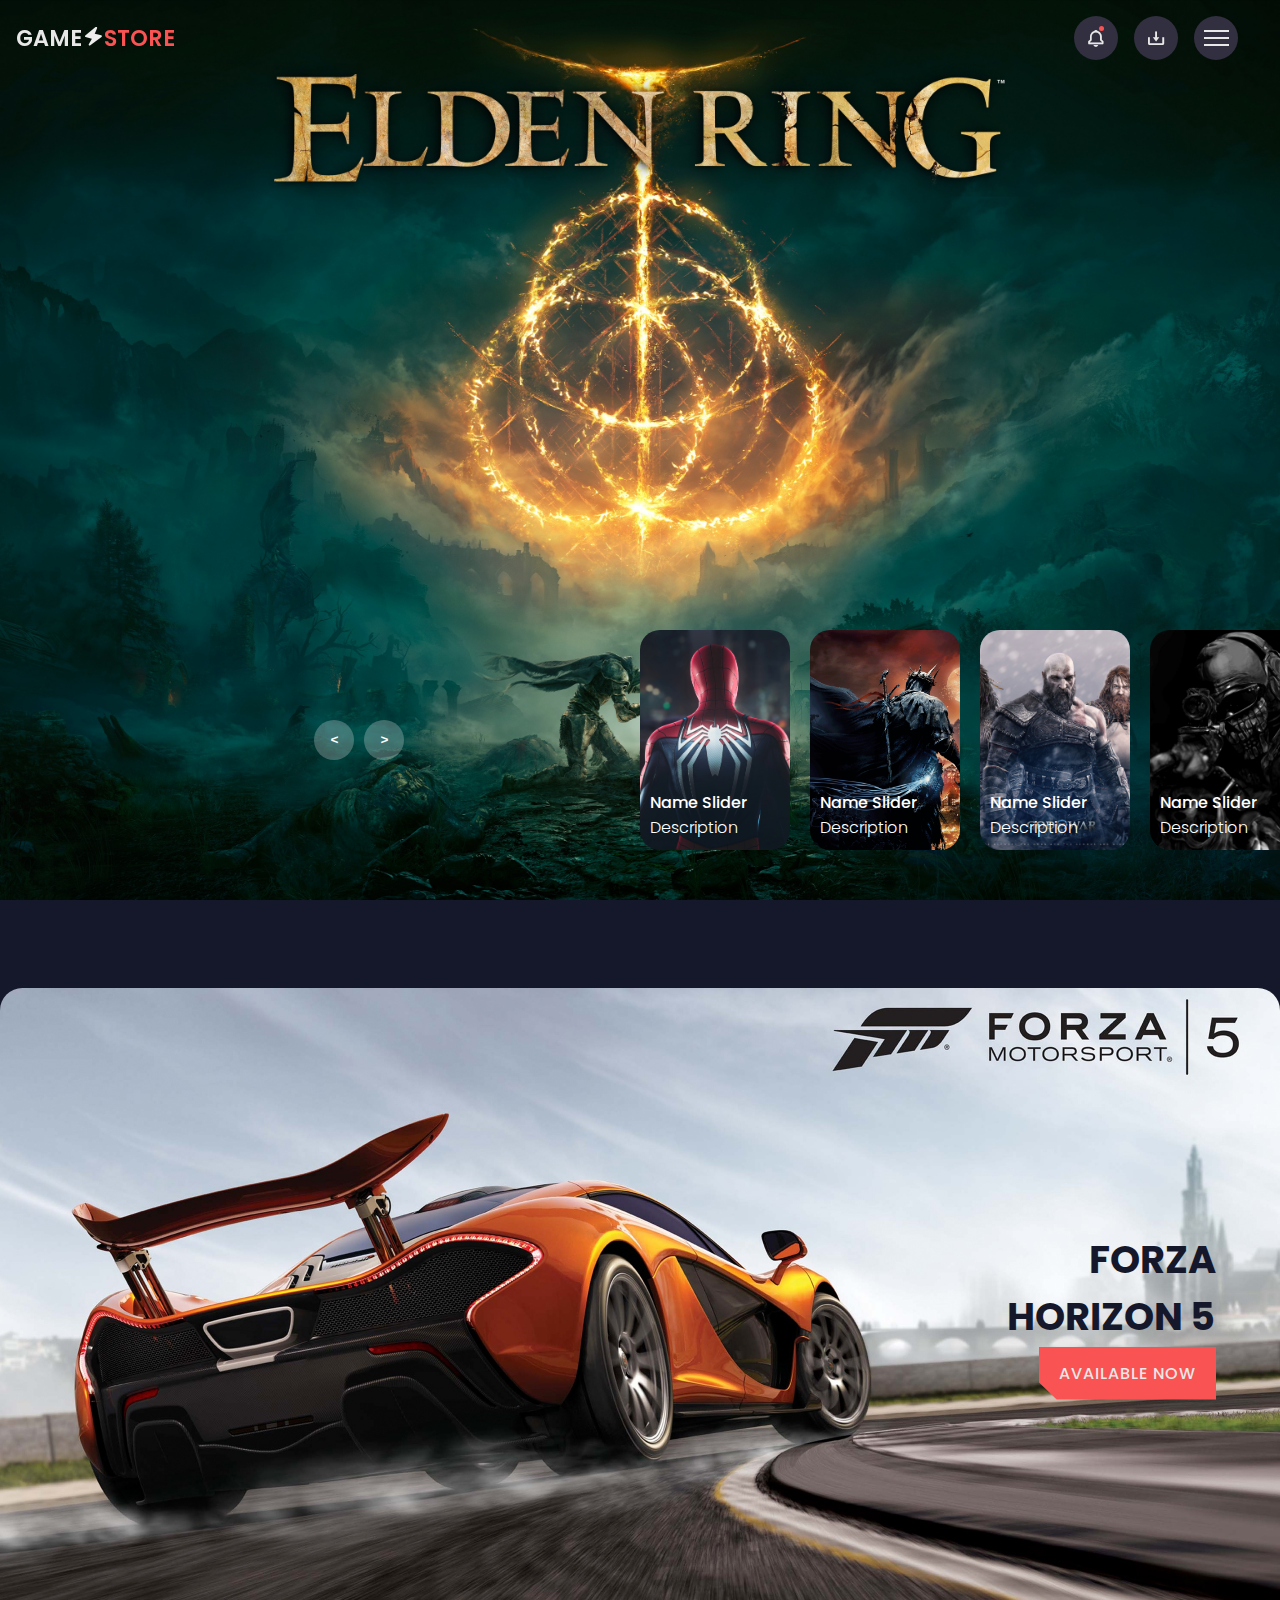
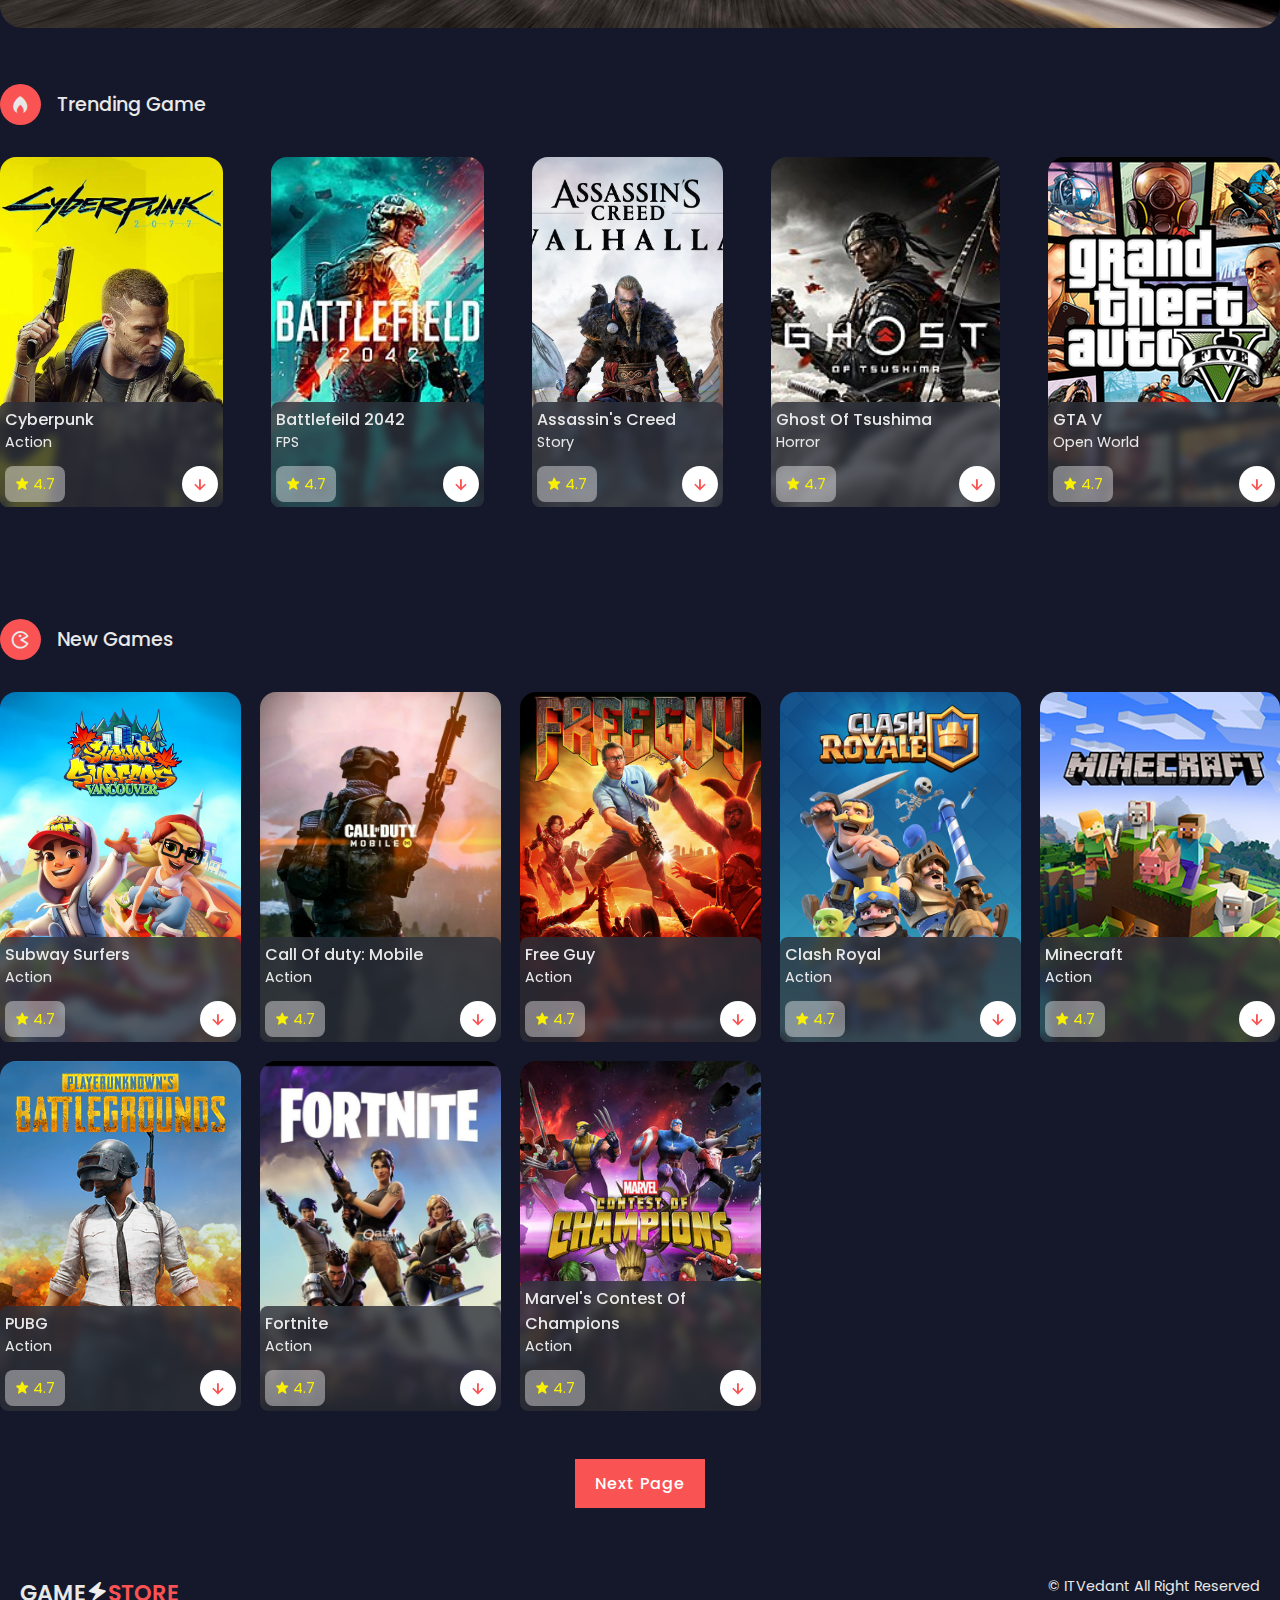
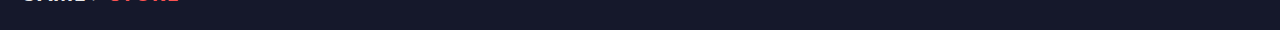
<file: index.html>
<!DOCTYPE html>
<html lang="en">
  <head>
    <meta charset="UTF-8" />
    <meta name="viewport" content="width=device-width, initial-scale=1.0" />
    <title>Game Store</title>
    <!-- Fav Icon -->
    <link rel="icon" href="img/favicon.ico" type="image/x-icon" />
    <!-- Main CSS -->
    <link rel="stylesheet" href="css/style.css" />
    <!-- Box Icons -->
    <link
      href="https://unpkg.com/boxicons@2.1.4/css/boxicons.min.css"
      rel="stylesheet"
    />
  </head>
  <body>
    <header>
      <!-- Custom ScrollBar Start -->
      <div class="progress">
        <div class="progress-bar" id="scroll-bar"></div>
      </div>
      <!-- Custom ScrollBar End -->
      <!-- Nav Bar Section Start -->
      <div class="nav container">
        <!-- Logo -->
        <a href="index.html" class="logo">Game<i class='bx bxs-zap' style='color:#eeeeee'  ></i><span>Store</span></a>
        <div class="nav-icons">
          <i class="bx bx-bell bx-tada" id="bell-icon"><span></span></i>
          <i class="bx bx-download"></i>
          <div class="menu-icon">
            <div class="line1"></div>
            <div class="line2"></div>
            <div class="line3"></div>
          </div>
        </div>
        <!-- Menu -->
        <div class="menu">
          <img src="img/gta6.png" alt="menu" />
          <div class="navbar">
            <li><a href="index.html">Home</a></li>
            <li><a href="#trending">Trending</a></li>
            <li><a href="#new">New Games</a></li>
            <li><a href="download.html">Download</a></li>
            <li><a href="contactus.html">Contact US</a></li>
        </div>
        <!-- Notification -->
        <div class="notification">
          <div class="notification-box">
            <i class="bx bxs-check-circle"></i>
            <p>Congratulation, your game download successfully.</p>
          </div>
          <div class="notification-box box-color">
            <i class="bx bxs-x-circle"></i>
            <p>Could not apply changes.</p>
          </div>
        </div>
      </div>
    </header>

    <!-- Nav Bar Section End -->

    <!-- Home Section Start -->
    <!-- carousel -->
    <div class="carousel">
      <!-- list item -->
      <div class="list">
        <div class="item">
          <img src="img/img1.jpg" />
          <div class="content">
            <div class="author">Elden</div>
            <div class="title">Elden Ring</div>
            <div class="topic">RPG</div>
            <div class="des">
              <!-- lorem 50 -->
              Lorem ipsum dolor, sit amet consectetur adipisicing elit. Ut
              sequi, rem magnam nesciunt minima placeat, itaque eum neque
              officiis unde, eaque optio ratione aliquid assumenda facere ab et
            </div>
            <div class="buttons">
              <button>PURCHASE</button>
              <button>SEE MORE</button>
            </div>
          </div>
        </div>
        <div class="item">
          <img src="img/img2.jpg" />
          <div class="content">
            <div class="author">Sony</div>
            <div class="title">Spider Man 2</div>
            <div class="topic">Story</div>
            <div class="des">
              Lorem ipsum dolor, sit amet consectetur adipisicing elit. Ut
              sequi, rem magnam nesciunt minima placeat, itaque eum neque
              officiis unde, eaque optio ratione aliquid assumenda facere ab et
            </div>
            <div class="buttons">
              <button>PURCHASE</button>
              <button>SEE MORE</button>
            </div>
          </div>
        </div>
        <div class="item">
          <img src="img/img3.jpg" />
          <div class="content">
            <div class="author">Dark</div>
            <div class="title">Dark World</div>
            <div class="topic">Action</div>
            <div class="des">
              Lorem ipsum dolor, sit amet consectetur adipisicing elit. Ut
              sequi, rem magnam nesciunt minima placeat, itaque eum neque
              officiis unde, eaque optio ratione aliquid assumenda facere ab et
            </div>
            <div class="buttons">
              <button>PURCHASE</button>
              <button>SEE MORE</button>
            </div>
          </div>
        </div>
        <div class="item">
          <img src="img/img4.jpg" />
          <div class="content">
            <div class="author">War</div>
            <div class="title">God Of War</div>
            <div class="topic">Story</div>
            <div class="des">
              Lorem ipsum dolor, sit amet consectetur adipisicing elit. Ut
              sequi, rem magnam nesciunt minima placeat, itaque eum neque
              officiis unde, eaque optio ratione aliquid assumenda facere ab et
            </div>
            <div class="buttons">
              <button>PURCHASE</button>
              <button>SEE MORE</button>
            </div>
          </div>
        </div>
        <div class="item">
          <img src="img/img5.jpg" />
          <div class="content">
            <div class="author">Microsoft</div>
            <div class="title">Call Of Duty</div>
            <div class="topic">FPS</div>
            <div class="des">
              <!-- lorem 50 -->
              Lorem ipsum dolor, sit amet consectetur adipisicing elit. Ut
              sequi, rem magnam nesciunt minima placeat, itaque eum neque
              officiis unde, eaque optio ratione aliquid assumenda facere ab et
            </div>
            <div class="buttons">
              <button>PURCHASE</button>
              <button>SEE MORE</button>
            </div>
          </div>
        </div>
      </div>
      <!-- list thumnail -->
      <div class="thumbnail">
        <div class="item">
          <img src="img/img1.jpg" />
          <div class="content">
            <div class="title">Name Slider</div>
            <div class="description">Description</div>
          </div>
        </div>
        <div class="item">
          <img src="img/img2.jpg" />
          <div class="content">
            <div class="title">Name Slider</div>
            <div class="description">Description</div>
          </div>
        </div>
        <div class="item">
          <img src="img/img3.jpg" />
          <div class="content">
            <div class="title">Name Slider</div>
            <div class="description">Description</div>
          </div>
        </div>
        <div class="item">
          <img src="img/img4.jpg" />
          <div class="content">
            <div class="title">Name Slider</div>
            <div class="description">Description</div>
          </div>
        </div>
        <div class="item">
          <img src="img/img5.jpg" />
          <div class="content">
            <div class="title">Name Slider</div>
            <div class="description">Description</div>
          </div>
        </div>
      </div>
      <!-- next prev -->

      <div class="arrows">
        <button id="prev"><</button>
        <button id="next">></button>
      </div>
      <!-- time running -->
      <div class="time"></div>
    </div>


    <!-- Second Home Section Start -->
    <section class="home container" id="home">
      <img src="img/home3.jpg" alt="" />
      <div class="home-text">
        <h1>
          Forza <br />
          Horizon 5
        </h1>
        <a href="#" class="btn">Available Now</a>
      </div>
    </section>
    <!-- Second Home Section End -->

    <!-- Trending Section Start -->

    <section class="trending container" id="trending">
      <div class="heading">
        <i class="bx bxs-flame"></i>
        <h2>Trending Game</h2>
      </div>
      <!-- Content -->
      <div class="trending-content swiper">
        <div class="swiper-wrapper">
          <!-- Slide 1 -->
          <div class="swiper-slide">
            <div class="box">
              <img src="img/trending1.webp" alt="" />
              <div class="box-text">
                <h2>Cyberpunk</h2>
                <h3>Action</h3>
                <div class="rating-download">
                  <div class="rating">
                    <i class="bx bxs-star"></i>
                    <span>4.7</span>
                  </div>
                  <a href="#" class="box-btn"
                    ><i class="bx bx-down-arrow-alt"></i
                  ></a>
                </div>
              </div>
            </div>
          </div>
          <!-- Slide 2 -->
          <div class="swiper-slide">
            <div class="box">
              <img src="img/trending2.jpg" alt="" />
              <div class="box-text">
                <h2>Battlefeild 2042</h2>
                <h3>FPS</h3>
                <div class="rating-download">
                  <div class="rating">
                    <i class="bx bxs-star"></i>
                    <span>4.7</span>
                  </div>
                  <a href="#" class="box-btn"
                    ><i class="bx bx-down-arrow-alt"></i
                  ></a>
                </div>
              </div>
            </div>
          </div>
          <!-- Slide 3 -->
          <div class="swiper-slide">
            <div class="box">
              <img src="img/trending3.jpg" alt="" />
              <div class="box-text">
                <h2>Assassin's Creed</h2>
                <h3>Story</h3>
                <div class="rating-download">
                  <div class="rating">
                    <i class="bx bxs-star"></i>
                    <span>4.7</span>
                  </div>
                  <a href="#" class="box-btn"
                    ><i class="bx bx-down-arrow-alt"></i
                  ></a>
                </div>
              </div>
            </div>
          </div>
          <!-- Slide 4 -->
          <div class="swiper-slide">
            <div class="box">
              <img src="img/trending4.jpg" alt="" />
              <div class="box-text">
                <h2>Ghost Of Tsushima</h2>
                <h3>Horror</h3>
                <div class="rating-download">
                  <div class="rating">
                    <i class="bx bxs-star"></i>
                    <span>4.7</span>
                  </div>
                  <a href="#" class="box-btn"
                    ><i class="bx bx-down-arrow-alt"></i
                  ></a>
                </div>
              </div>
            </div>
          </div>
          <!-- Slide 5 -->
          <div class="swiper-slide">
            <div class="box">
              <img src="img/trending5.png" alt="" />
              <div class="box-text">
                <h2>GTA V</h2>
                <h3>Open World</h3>
                <div class="rating-download">
                  <div class="rating">
                    <i class="bx bxs-star"></i>
                    <span>4.7</span>
                  </div>
                  <a href="#" class="box-btn"
                    ><i class="bx bx-down-arrow-alt"></i
                  ></a>
                </div>
              </div>
            </div>
          </div>
        </div>
      </div>
    </section>
    <!-- Trending Section End -->

    <!-- New Game Section Start -->
    <section class="new container" id="new">
      <div class="heading">
        <i class="bx bx-game"></i>
        <h2>New Games</h2>
      </div>
      <!-- content -->
      <div class="new-content">
        <!-- Box 1 -->
        <div class="box">
          <img src="img/new1.jpg" alt="" />
          <div class="box-text">
            <h2>Subway Surfers</h2>
            <h3>Action</h3>
            <div class="rating-download">
              <div class="rating">
                <i class="bx bxs-star"></i>
                <span>4.7</span>
              </div>
              <a href="download.html" class="box-btn"
                ><i class="bx bx-down-arrow-alt"></i>
              </a>
            </div>
          </div>
        </div>
        <!-- Box 2 -->
        <div class="box">
          <img src="img/new2.jpg" alt="" />
          <div class="box-text">
            <h2>Call Of duty: Mobile</h2>
            <h3>Action</h3>
            <div class="rating-download">
              <div class="rating">
                <i class="bx bxs-star"></i>
                <span>4.7</span>
              </div>
              <a href="#" class="box-btn"
                ><i class="bx bx-down-arrow-alt"></i>
              </a>
            </div>
          </div>
        </div>
        <!-- Box 3 -->
        <div class="box">
          <img src="img/new3.jpg" alt="" />
          <div class="box-text">
            <h2>Free Guy</h2>
            <h3>Action</h3>
            <div class="rating-download">
              <div class="rating">
                <i class="bx bxs-star"></i>
                <span>4.7</span>
              </div>
              <a href="#" class="box-btn"
                ><i class="bx bx-down-arrow-alt"></i>
              </a>
            </div>
          </div>
        </div>
        <!-- Box 4 -->
        <div class="box">
          <img src="img/new4.jpg" alt="" />
          <div class="box-text">
            <h2>Clash Royal</h2>
            <h3>Action</h3>
            <div class="rating-download">
              <div class="rating">
                <i class="bx bxs-star"></i>
                <span>4.7</span>
              </div>
              <a href="#" class="box-btn"
                ><i class="bx bx-down-arrow-alt"></i>
              </a>
            </div>
          </div>
        </div>
        <!-- Box 5 -->
        <div class="box">
          <img src="img/new5.png" alt="" />
          <div class="box-text">
            <h2>Minecraft</h2>
            <h3>Action</h3>
            <div class="rating-download">
              <div class="rating">
                <i class="bx bxs-star"></i>
                <span>4.7</span>
              </div>
              <a href="#" class="box-btn"
                ><i class="bx bx-down-arrow-alt"></i>
              </a>
            </div>
          </div>
        </div>
        <!-- Box 6 -->
        <div class="box">
          <img src="img/new6.png" alt="" />
          <div class="box-text">
            <h2>PUBG</h2>
            <h3>Action</h3>
            <div class="rating-download">
              <div class="rating">
                <i class="bx bxs-star"></i>
                <span>4.7</span>
              </div>
              <a href="#" class="box-btn"
                ><i class="bx bx-down-arrow-alt"></i>
              </a>
            </div>
          </div>
        </div>
        <!-- Box 7 -->
        <div class="box">
          <img src="img/new7.png" alt="" />
          <div class="box-text">
            <h2>Fortnite</h2>
            <h3>Action</h3>
            <div class="rating-download">
              <div class="rating">
                <i class="bx bxs-star"></i>
                <span>4.7</span>
              </div>
              <a href="#" class="box-btn"
                ><i class="bx bx-down-arrow-alt"></i>
              </a>
            </div>
          </div>
        </div>
        <!-- Box 8 -->
        <div class="box">
          <img src="img/new8.jpg" alt="" />
          <div class="box-text">
            <h2>Marvel's Contest Of Champions</h2>
            <h3>Action</h3>
            <div class="rating-download">
              <div class="rating">
                <i class="bx bxs-star"></i>
                <span>4.7</span>
              </div>
              <a href="#" class="box-btn"
                ><i class="bx bx-down-arrow-alt"></i>
              </a>
            </div>
          </div>
        </div>
      </div>
      <div class="next-page">
        <a href="#">Next Page</a>
      </div>
    </section>

    <!-- New Game Section End -->

    <!-- Copyright -->
     <div class="copyright container">
      <a href="#" class="logo">Game<i class='bx bxs-zap' style='color:#eeeeee'  ></i><span>Store</span></a>
      <p>&#169; ITVedant All Right Reserved</p>
     </div>

    <!-- Main Script -->
    <script src="js/main.js"></script>
    <!-- Slider Script -->
    <script src="js/slider.js"></script>
  </body>
</html>
</file>
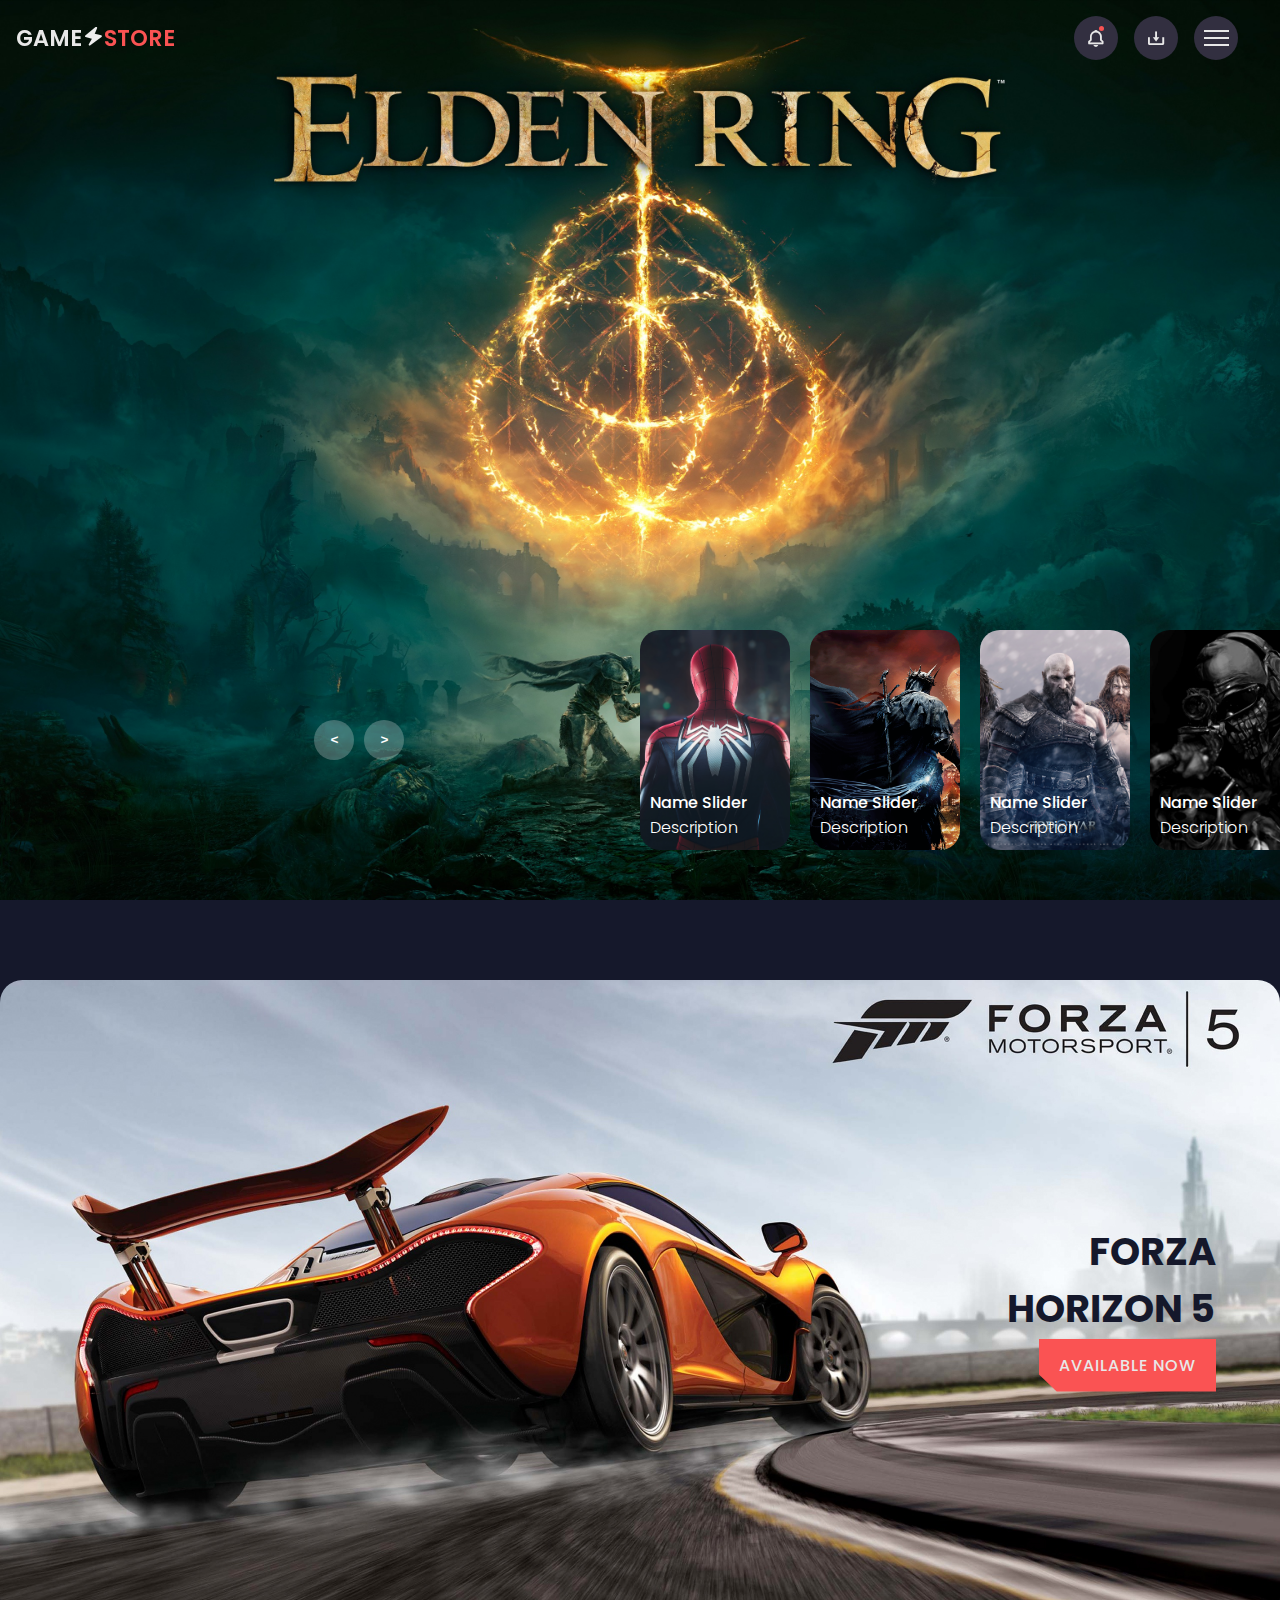
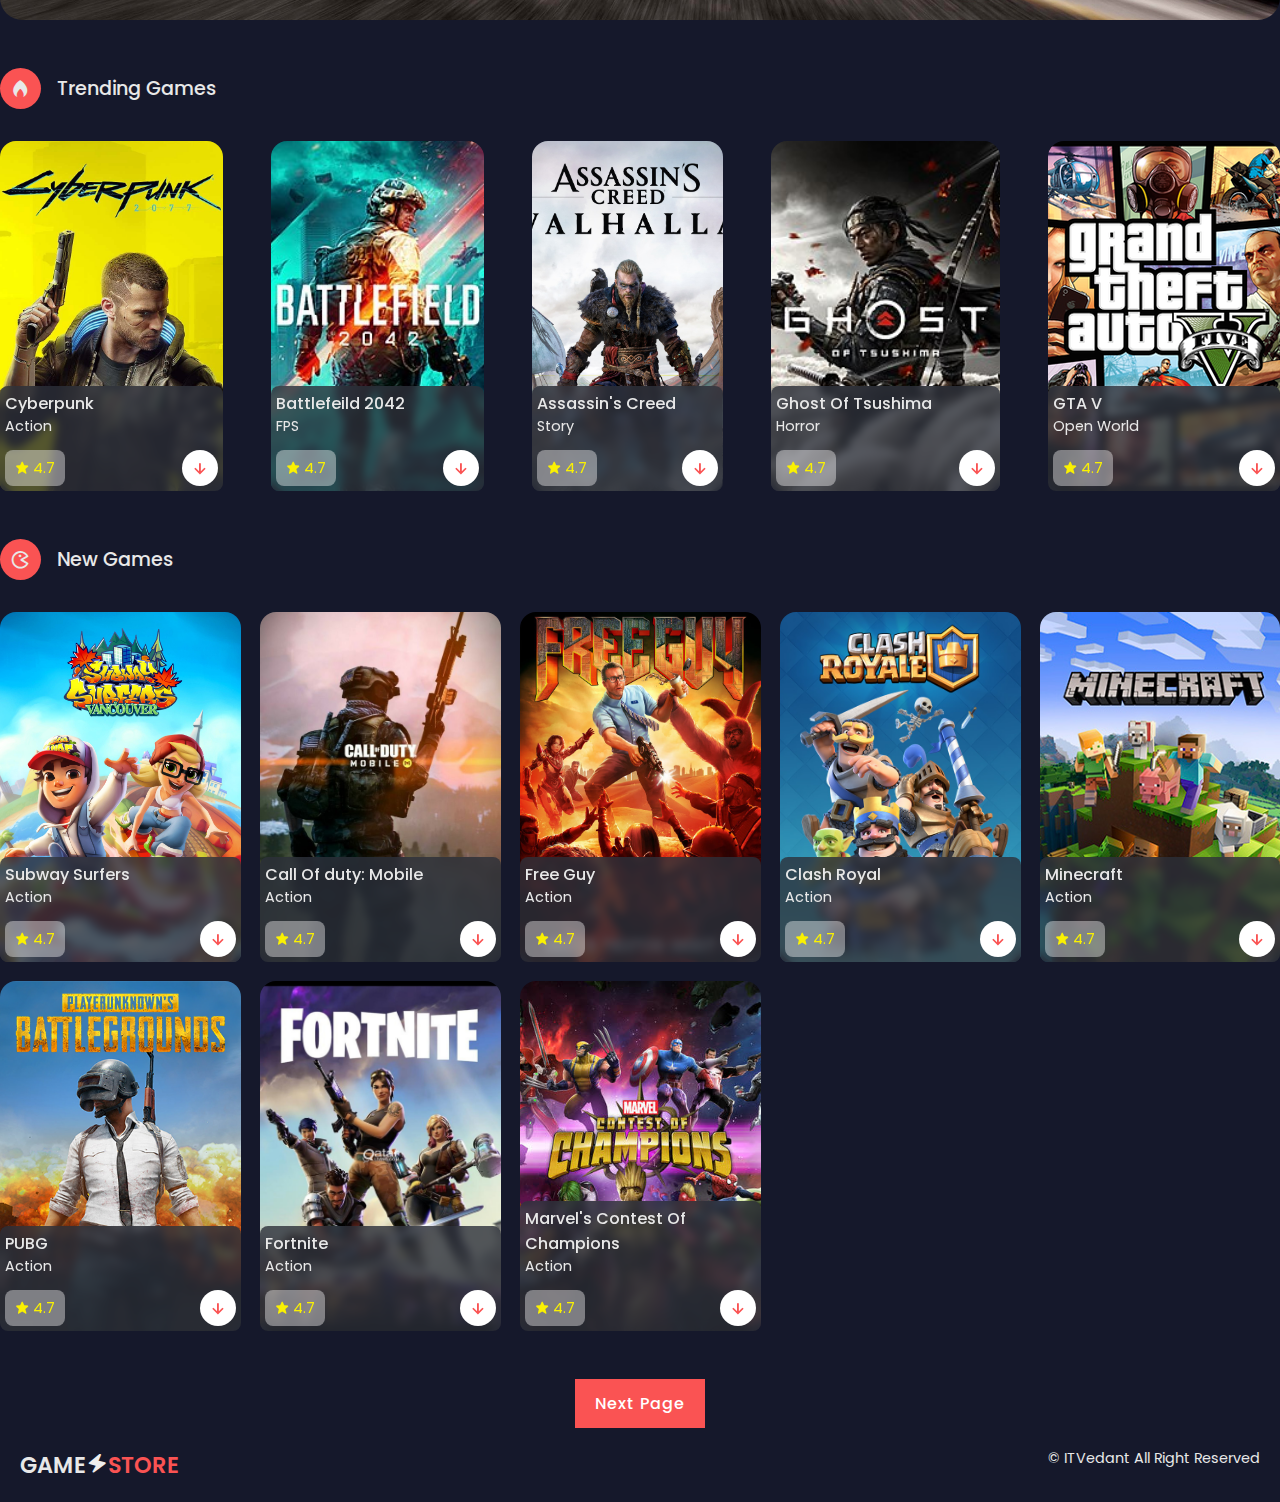
<file: Demo/index.html>
<!DOCTYPE html>
<html lang="en">
  <head>
    <meta charset="UTF-8" />
    <meta name="viewport" content="width=device-width, initial-scale=1.0" />
    <title>Document</title>
    <link rel="stylesheet" href="css/style.css" />
    <!-- Fav Icon -->
    <link rel="shortcut icon" href="image/fav.png" type="image/x-icon" />
    <!-- <link rel="shortcut icon" href="img/fav.png" type="image/x-icon"> -->
    <!-- Box Icons -->
    <link
      href="https://unpkg.com/boxicons@2.1.4/css/boxicons.min.css"
      rel="stylesheet"
    />
  </head>
  <body>
    <header>
      <!-- Custom ScrollBar Start -->
      <div class="progress">
        <div class="progress-bar" id="scroll-bar"></div>
      </div>
      <!-- Custom ScrollBar End -->
      <!-- Nav Bar -->
      <div class="nav container">
        <!-- Logo -->
        <a href="index.html" class="logo"
          >Game<i class="bx bxs-zap" style="color: #eeeeee"></i
          ><span>Store</span></a
        >
        <div class="nav-icons">
          <i class="bx bx-bell bx-tada" id="bell-icon"><span></span></i>
          <i class="bx bx-download"></i>
          <div class="menu-icon">
            <div class="line1"></div>
            <div class="line2"></div>
            <div class="line3"></div>
          </div>
        </div>
        <!-- Menu -->
        <div class="menu">
          <img src="img/gta6.png" alt="menu" />
          <div class="navbar">
            <li><a href="index.html">Home</a></li>
            <li><a href="#trending">Trending</a></li>
            <li><a href="#new">New Games</a></li>
            <li><a href="download.html">Download</a></li>
            <li><a href="contactus.html">Contact US</a></li>
          </div>
        </div>
        <!-- Notification -->
        <div class="notification">
          <div class="notification-box">
            <i class="bx bxs-check-circle"></i>
            <p>Congratulation, your game download successfully.</p>
          </div>
          <div class="notification-box box-color">
            <i class="bx bxs-x-circle"></i>
            <p>Could not apply changes.</p>
          </div>
        </div>
      </div>
    </header>

    <!-- carousel -->
    <div class="carousel">
      <!-- list item -->
      <div class="list">
        <div class="item">
          <img src="img/img1.jpg" />
          <div class="content">
            <div class="author">LUNDEV</div>
            <div class="title">DESIGN SLIDER</div>
            <div class="topic">ANIMAL</div>
            <div class="des">
              <!-- lorem 50 -->
              Lorem ipsum dolor, sit amet consectetur adipisicing elit. Ut
              sequi, rem magnam nesciunt minima placeat, itaque eum neque
              officiis unde, eaque optio ratione aliquid assumenda facere ab et
              quasi ducimus aut doloribus non numquam. Explicabo, laboriosam
              nisi reprehenderit tempora at laborum natus unde. Ut,
              exercitationem eum aperiam illo illum laudantium?
            </div>
            <div class="buttons">
              <button>SEE MORE</button>
              <button>SUBSCRIBE</button>
            </div>
          </div>
        </div>
        <div class="item">
          <img src="img/img2.jpg" />
          <div class="content">
            <div class="author">LUNDEV</div>
            <div class="title">DESIGN SLIDER</div>
            <div class="topic">ANIMAL</div>
            <div class="des">
              Lorem ipsum dolor, sit amet consectetur adipisicing elit. Ut
              sequi, rem magnam nesciunt minima placeat, itaque eum neque
              officiis unde, eaque optio ratione aliquid assumenda facere ab et
              quasi ducimus aut doloribus non numquam. Explicabo, laboriosam
              nisi reprehenderit tempora at laborum natus unde. Ut,
              exercitationem eum aperiam illo illum laudantium?
            </div>
            <div class="buttons">
              <button>SEE MORE</button>
              <button>SUBSCRIBE</button>
            </div>
          </div>
        </div>
        <div class="item">
          <img src="img/img3.jpg" />
          <div class="content">
            <div class="author">LUNDEV</div>
            <div class="title">DESIGN SLIDER</div>
            <div class="topic">ANIMAL</div>
            <div class="des">
              Lorem ipsum dolor, sit amet consectetur adipisicing elit. Ut
              sequi, rem magnam nesciunt minima placeat, itaque eum neque
              officiis unde, eaque optio ratione aliquid assumenda facere ab et
              quasi ducimus aut doloribus non numquam. Explicabo, laboriosam
              nisi reprehenderit tempora at laborum natus unde. Ut,
              exercitationem eum aperiam illo illum laudantium?
            </div>
            <div class="buttons">
              <button>SEE MORE</button>
              <button>SUBSCRIBE</button>
            </div>
          </div>
        </div>
        <div class="item">
          <img src="img/img4.jpg" />
          <div class="content">
            <div class="author">LUNDEV</div>
            <div class="title">DESIGN SLIDER</div>
            <div class="topic">ANIMAL</div>
            <div class="des">
              Lorem ipsum dolor, sit amet consectetur adipisicing elit. Ut
              sequi, rem magnam nesciunt minima placeat, itaque eum neque
              officiis unde, eaque optio ratione aliquid assumenda facere ab et
              quasi ducimus aut doloribus non numquam. Explicabo, laboriosam
              nisi reprehenderit tempora at laborum natus unde. Ut,
              exercitationem eum aperiam illo illum laudantium?
            </div>
            <div class="buttons">
              <button>SEE MORE</button>
              <button>SUBSCRIBE</button>
            </div>
          </div>
        </div>
        <div class="item">
          <img src="img/img5.jpg" />
          <div class="content">
            <div class="author">LUNDEV</div>
            <div class="title">DESIGN SLIDER</div>
            <div class="topic">ANIMAL</div>
            <div class="des">
              <!-- lorem 50 -->
              Lorem ipsum dolor, sit amet consectetur adipisicing elit. Ut
              sequi, rem magnam nesciunt minima placeat, itaque eum neque
              officiis unde, eaque optio ratione aliquid assumenda facere ab et
              quasi ducimus aut doloribus non numquam. Explicabo, laboriosam
              nisi reprehenderit tempora at laborum natus unde. Ut,
              exercitationem eum aperiam illo illum laudantium?
            </div>
            <div class="buttons">
              <button>SEE MORE</button>
              <button>SUBSCRIBE</button>
            </div>
          </div>
        </div>
      </div>
      <!-- list thumnail -->
      <div class="thumbnail">
        <div class="item">
          <img src="img/img1.jpg" />
          <div class="content">
            <div class="title">Name Slider</div>
            <div class="description">Description</div>
          </div>
        </div>
        <div class="item">
          <img src="img/img2.jpg" />
          <div class="content">
            <div class="title">Name Slider</div>
            <div class="description">Description</div>
          </div>
        </div>
        <div class="item">
          <img src="img/img3.jpg" />
          <div class="content">
            <div class="title">Name Slider</div>
            <div class="description">Description</div>
          </div>
        </div>
        <div class="item">
          <img src="img/img4.jpg" />
          <div class="content">
            <div class="title">Name Slider</div>
            <div class="description">Description</div>
          </div>
        </div>
        <div class="item">
          <img src="img/img5.jpg" />
          <div class="content">
            <div class="title">Name Slider</div>
            <div class="description">Description</div>
          </div>
        </div>
      </div>
      <!-- next prev -->

      <div class="arrows">
        <button id="prev"><</button>
        <button id="next">></button>
      </div>
      <!-- time running -->
      <div class="time"></div>
    </div>

    <!-- Second Home Section Start -->
    <section class="home container" id="home">
      <img src="img/home3.jpg" alt="" />
      <div class="home-text">
        <h1>
          Forza <br />
          Horizon 5
        </h1>
        <a href="#" class="btn">Available Now</a>
      </div>
    </section>
    <!-- Second Home Section End -->

    <!-- Trending Section Start -->

    <section class="trending container" id="trending">
      <div class="heading">
        <i class="bx bxs-flame"></i>
        <h2>Trending Games</h2>
      </div>
      <!-- Content -->
      <div class="trending-content swiper">
        <div class="swiper-wrapper">
          <!-- Slide 1 -->
          <div class="swiper-slide">
            <div class="box">
              <img src="img/trending1.webp" alt="" />
              <div class="box-text">
                <h2>Cyberpunk</h2>
                <h3>Action</h3>
                <div class="rating-download">
                  <div class="rating">
                    <i class="bx bxs-star"></i>
                    <span>4.7</span>
                  </div>
                  <a href="#" class="box-btn"
                    ><i class="bx bx-down-arrow-alt"></i
                  ></a>
                </div>
              </div>
            </div>
          </div>
          <!-- Slide 2 -->
          <div class="swiper-slide">
            <div class="box">
              <img src="img/trending2.jpg" alt="" />
              <div class="box-text">
                <h2>Battlefeild 2042</h2>
                <h3>FPS</h3>
                <div class="rating-download">
                  <div class="rating">
                    <i class="bx bxs-star"></i>
                    <span>4.7</span>
                  </div>
                  <a href="#" class="box-btn"
                    ><i class="bx bx-down-arrow-alt"></i
                  ></a>
                </div>
              </div>
            </div>
          </div>
          <!-- Slide 3 -->
          <div class="swiper-slide">
            <div class="box">
              <img src="img/trending3.jpg" alt="" />
              <div class="box-text">
                <h2>Assassin's Creed</h2>
                <h3>Story</h3>
                <div class="rating-download">
                  <div class="rating">
                    <i class="bx bxs-star"></i>
                    <span>4.7</span>
                  </div>
                  <a href="#" class="box-btn"
                    ><i class="bx bx-down-arrow-alt"></i
                  ></a>
                </div>
              </div>
            </div>
          </div>
          <!-- Slide 4 -->
          <div class="swiper-slide">
            <div class="box">
              <img src="img/trending4.jpg" alt="" />
              <div class="box-text">
                <h2>Ghost Of Tsushima</h2>
                <h3>Horror</h3>
                <div class="rating-download">
                  <div class="rating">
                    <i class="bx bxs-star"></i>
                    <span>4.7</span>
                  </div>
                  <a href="#" class="box-btn"
                    ><i class="bx bx-down-arrow-alt"></i
                  ></a>
                </div>
              </div>
            </div>
          </div>
          <!-- Slide 5 -->
          <div class="swiper-slide">
            <div class="box">
              <img src="img/trending5.png" alt="" />
              <div class="box-text">
                <h2>GTA V</h2>
                <h3>Open World</h3>
                <div class="rating-download">
                  <div class="rating">
                    <i class="bx bxs-star"></i>
                    <span>4.7</span>
                  </div>
                  <a href="#" class="box-btn"
                    ><i class="bx bx-down-arrow-alt"></i
                  ></a>
                </div>
              </div>
            </div>
          </div>
        </div>
      </div>
    </section>
    <!-- Trending Section End -->

    <!-- New Game Section Start -->
    <section class="new container" id="new">
      <div class="heading">
        <i class="bx bx-game"></i>
        <h2>New Games</h2>
      </div>
      <!-- content -->
      <div class="new-content">
        <!-- Box 1 -->
        <div class="box">
          <img src="img/new1.jpg" alt="" />
          <div class="box-text">
            <h2>Subway Surfers</h2>
            <h3>Action</h3>
            <div class="rating-download">
              <div class="rating">
                <i class="bx bxs-star"></i>
                <span>4.7</span>
              </div>
              <a href="download.html" class="box-btn"
                ><i class="bx bx-down-arrow-alt"></i>
              </a>
            </div>
          </div>
        </div>
        <!-- Box 2 -->
        <div class="box">
          <img src="img/new2.jpg" alt="" />
          <div class="box-text">
            <h2>Call Of duty: Mobile</h2>
            <h3>Action</h3>
            <div class="rating-download">
              <div class="rating">
                <i class="bx bxs-star"></i>
                <span>4.7</span>
              </div>
              <a href="#" class="box-btn"
                ><i class="bx bx-down-arrow-alt"></i>
              </a>
            </div>
          </div>
        </div>
        <!-- Box 3 -->
        <div class="box">
          <img src="img/new3.jpg" alt="" />
          <div class="box-text">
            <h2>Free Guy</h2>
            <h3>Action</h3>
            <div class="rating-download">
              <div class="rating">
                <i class="bx bxs-star"></i>
                <span>4.7</span>
              </div>
              <a href="#" class="box-btn"
                ><i class="bx bx-down-arrow-alt"></i>
              </a>
            </div>
          </div>
        </div>
        <!-- Box 4 -->
        <div class="box">
          <img src="img/new4.jpg" alt="" />
          <div class="box-text">
            <h2>Clash Royal</h2>
            <h3>Action</h3>
            <div class="rating-download">
              <div class="rating">
                <i class="bx bxs-star"></i>
                <span>4.7</span>
              </div>
              <a href="#" class="box-btn"
                ><i class="bx bx-down-arrow-alt"></i>
              </a>
            </div>
          </div>
        </div>
        <!-- Box 5 -->
        <div class="box">
          <img src="img/new5.png" alt="" />
          <div class="box-text">
            <h2>Minecraft</h2>
            <h3>Action</h3>
            <div class="rating-download">
              <div class="rating">
                <i class="bx bxs-star"></i>
                <span>4.7</span>
              </div>
              <a href="#" class="box-btn"
                ><i class="bx bx-down-arrow-alt"></i>
              </a>
            </div>
          </div>
        </div>
        <!-- Box 6 -->
        <div class="box">
          <img src="img/new6.png" alt="" />
          <div class="box-text">
            <h2>PUBG</h2>
            <h3>Action</h3>
            <div class="rating-download">
              <div class="rating">
                <i class="bx bxs-star"></i>
                <span>4.7</span>
              </div>
              <a href="#" class="box-btn"
                ><i class="bx bx-down-arrow-alt"></i>
              </a>
            </div>
          </div>
        </div>
        <!-- Box 7 -->
        <div class="box">
          <img src="img/new7.png" alt="" />
          <div class="box-text">
            <h2>Fortnite</h2>
            <h3>Action</h3>
            <div class="rating-download">
              <div class="rating">
                <i class="bx bxs-star"></i>
                <span>4.7</span>
              </div>
              <a href="#" class="box-btn"
                ><i class="bx bx-down-arrow-alt"></i>
              </a>
            </div>
          </div>
        </div>
        <!-- Box 8 -->
        <div class="box">
          <img src="img/new8.jpg" alt="" />
          <div class="box-text">
            <h2>Marvel's Contest Of Champions</h2>
            <h3>Action</h3>
            <div class="rating-download">
              <div class="rating">
                <i class="bx bxs-star"></i>
                <span>4.7</span>
              </div>
              <a href="#" class="box-btn"
                ><i class="bx bx-down-arrow-alt"></i>
              </a>
            </div>
          </div>
        </div>
      </div>
      <div class="next-page">
        <a href="#">Next Page</a>
      </div>
    </section>

    <!-- New Game Section End -->

    <!-- Copyright -->
    <div class="copyright container">
      <a href="#" class="logo"
        >Game<i class="bx bxs-zap" style="color: #eeeeee"></i
        ><span>Store</span></a
      >
      <p>&#169; ITVedant All Right Reserved</p>
    </div>

    <!-- Main Css -->
    <script src="js/app.js"></script>
  </body>
</html>
</file>
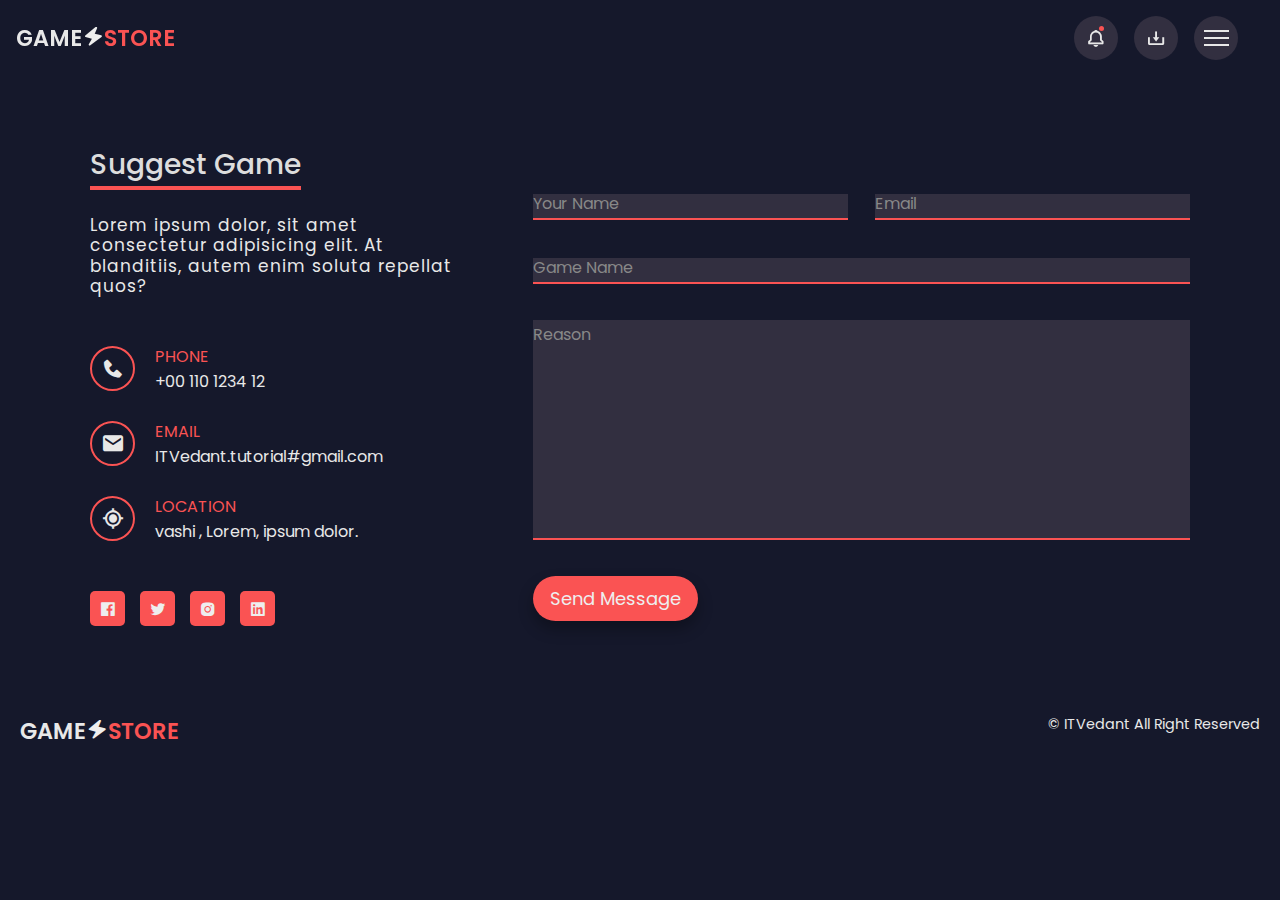
<file: contactus.html>
<!DOCTYPE html>
<html lang="en">
  <head>
    <meta charset="UTF-8" />
    <meta name="viewport" content="width=device-width, initial-scale=1.0" />
    <title>Download</title>
    <!-- Fav Icon -->
    <link rel="icon" href="img/favicon.ico" type="image/x-icon" />
    <!-- Main CSS -->
    <link rel="stylesheet" href="css/style.css" />
    <!-- Box Icons -->
    <link
      href="https://unpkg.com/boxicons@2.1.4/css/boxicons.min.css"
      rel="stylesheet"
    />
  </head>
  <body>
    <header>
        <!-- Custom ScrollBar Start -->
      <div class="progress">
        <div class="progress-bar" id="scroll-bar"></div>
      </div>
      <!-- Custom ScrollBar End -->
      <!-- Nav Bar Section Start -->
      <div class="nav container">
        <!-- Logo -->
        <a href="index.html" class="logo">Game<i class='bx bxs-zap' style='color:#eeeeee'  ></i><span>Store</span></a>
        <div class="nav-icons">
          <i class="bx bx-bell bx-tada" id="bell-icon"><span></span></i>
          <i class="bx bx-download"></i>
          <div class="menu-icon">
            <div class="line1"></div>
            <div class="line2"></div>
            <div class="line3"></div>
          </div>
        </div>
        <!-- Menu -->
        <div class="menu">
          <img src="img/gta6.png" alt="menu" />
          <div class="navbar">
            <li><a href="index.html">Home</a></li>
            <li><a href="#trending">Trending</a></li>
            <li><a href="#new">New Games</a></li>
            <li><a href="download.html">Download</a></li>
            <li><a href="contactus.html">Contact US</a></li>
        </div>
        <!-- Notification -->
        <div class="notification">
          <div class="notification-box">
            <i class="bx bxs-check-circle"></i>
            <p>Congratulation, your game download successfully.</p>
          </div>
          <div class="notification-box box-color">
            <i class="bx bxs-x-circle"></i>
            <p>Could not apply changes.</p>
          </div>
        </div>
      </div>
    </header>
    <!-- Nav Bar End -->

    <!-- Contact Section Start -->
    
    <div class="contact container">
        <div class="row">
            
            <!-- Left Section Start -->

            <section class="col left">

                <!-- Title Start -->
                 <div class="contactTitle">
                    <h2>Suggest Game</h2>
                    <p>Lorem ipsum dolor, sit amet consectetur adipisicing elit. At blanditiis, autem enim soluta repellat quos?</p>
                 </div>
                <!-- Title End -->

                <!-- Contact Info Start -->

                 <div class="ContactInfo">
                    <div class="iconGroup">
                        <div class="icon">
                            <i class='bx bxs-phone'></i>
                        </div>
                        <div class="details">
                            <span>Phone</span>
                            <span>+00 110 1234 12</span>
                        </div>
                    </div>
                    <div class="iconGroup">
                        <div class="icon">
                            <i class='bx bxs-envelope' ></i>
                        </div>
                        <div class="details">
                            <span>Email</span>
                            <span>ITVedant.tutorial#gmail.com</span>
                        </div>
                    </div>
                    <div class="iconGroup">
                        <div class="icon">
                            <i class='bx bx-current-location' ></i>
                        </div>
                        <div class="details">
                            <span>Location</span>
                            <span>vashi , Lorem, ipsum dolor.</span>
                        </div>
                    </div>
                 </div>

                <!-- Contact Info End -->

                <!-- Social Media Start -->

                 <div class="socialMedia">
                    <a href="#"><i class='bx bxl-facebook-square' ></i></a>
                    <a href="#"><i class='bx bxl-twitter' ></i></a>
                    <a href="#"><i class='bx bxl-instagram-alt' ></i></a>
                    <a href="#"><i class='bx bxl-linkedin-square' ></i></a>
                 </div>

                <!-- Social Media End -->

            </section>

            <!-- Left Section End -->

            <!-- Right Section Start -->

            <section class="col right">

                <!-- Form Start -->

                <form class="messageForm">
                    <div class="inputGroup halfWidth">
                        <input type="text" name="" required>
                        <label for="">Your Name</label>
                    </div>
                    <div class="inputGroup halfWidth">
                        <input type="email" name="" required>
                        <label for="">Email</label>
                    </div>
                    <div class="inputGroup fullWidth">
                        <input type="text" name="" required>
                        <label for="">Game Name</label>
                    </div>
                    <div class="inputGroup fullWidth">
                        <textarea name="" required id=""></textarea>
                        <label for="">Reason</label>
                    </div>
                    <div class="inputGroup fullWidth">
                        <button>Send Message</button>
                    </div>
                </form>

                <!-- Form End -->

            </section>

            <!-- Right Section End -->
        </div>
    </div>

    <!-- Contact Section End -->

    <!-- Copyright -->
     <div class="copyright container">
      <a href="#" class="logo">Game<i class='bx bxs-zap' style='color:#eeeeee'  ></i><span>Store</span></a>
      <p>&#169; ITVedant All Right Reserved</p>
     </div>

    <!-- Main Script -->
    <script src="js/main.js"></script>
    <!-- Slider Script -->
    <script src="js/slider.js"></script>
  </body>
</html>
</file>
<file: css/style.css>
@import url("https://fonts.googleapis.com/css2?family=Poppins:ital,wght@0,100;0,200;0,300;0,400;0,500;0,600;0,700;0,800;0,900;1,100;1,200;1,300;1,400;1,500;1,600;1,700;1,800;1,900&display=swap");
/* body {
  margin: 0;
  background-color: #000;
  color: #eee;
  font-family: Poppins;
  font-size: 12px;
} */
* {
  font-family: "poppins", sans-serif;
  margin: 0;
  padding: 0;
  scroll-behavior: smooth scroll;
  box-sizing: border-box;
  list-style: none;
  text-decoration: none;
  scroll-padding-top: 2rem;
}
:root {
  --main-color: #fa5353;
  --dark-color: #15182b;
  --light-color: #322f40;
  --text-color: hsl(0, 0%, 91%);
}
::selection {
  color: var(--text-color);
  background: var(--main-color);
}
a {
  text-decoration: none;
}
section {
  padding: 4rem 0 3rem;
}
img {
  width: 100%;
}
body {
  color: var(--text-color);
  background: var(--dark-color);
  overflow-x: hidden;
}
.container {
  max-width: 1750px;
  margin: auto;
  width: 100%;
}
header {
  position: fixed;
  top: 0;
  left: 0;
  max-width: 98%;
  width: 100%;
  background: transparent;
  z-index: 100;
}
/* Nav */
.nav {
  display: flex;
  align-items: center;
  justify-content: center;
  padding: 16px;
}
/* Logo */
.logo {
  font-size: 1.4rem;
  font-weight: 600;
  color: var(--text-color);
  text-transform: uppercase;
  margin: 0 auto 0 0;
}
.logo span {
  color: var(--main-color);
}
/* Nav Icons */
.nav-icons {
  display: flex;
  align-items: center;
  column-gap: 1rem;
}
.nav-icons .bx {
  font-size: 20px;
  height: 44px;
  width: 44px;
  display: grid;
  place-items: center;
  color: var(--text-color);
  background: var(--light-color);
  border-radius: 50%;
  cursor: pointer;
}
#bell-icon {
  position: relative;
}
#bell-icon span {
  content: "";
  width: 5px;
  height: 5px;
  border-radius: 50%;
  background: var(--main-color);
  position: absolute;
  top: 10px;
  right: 14px;
}
/* Menu Icon */
.menu-icon {
  display: flex;
  flex-direction: column;
  align-items: center;
  justify-content: center;
  row-gap: 5px;
  height: 44px;
  width: 44px;
  border-radius: 50%;
  background: var(--light-color);
  cursor: pointer;
  z-index: 200;
  transition: 0.3s;
}
.menu-icon div {
  display: block;
  background: var(--text-color);
  height: 2px;
  width: 25px;
  transform: 0.3s;
}
.move .line1 {
  transform: rotate(-45deg) translate(-5px, 5px);
}
.move .line2 {
  opacity: 0;
}
.move .line3 {
  transform: rotate(45deg) translate(-5px, -5px);
}
/* Menu */

.menu {
  position: fixed;
  left: 0;
  top: 0;
  width: 100%;
  height: 100vh;
  /* background: rgba(0, 0, 14, 0.9); */
  /* Glassmorphism Start */
  background-color: transparent;
  backdrop-filter: blur(20px);

  /* Glassmorphism End */
  z-index: 106;
  display: flex;
  align-items: center;
  justify-content: space-between;
  transition: 0.5s;
  clip-path: circle(0% at 100% 0%);
}
.menu.active {
  clip-path: circle(144% at 100% 0%);
}
.menu img {
  width: 1600px;
}
.navbar {
  display: grid;
  row-gap: 1rem;
  text-align: right;
  padding-right: 2rem;
}
.navbar a {
  font-size: 1.6rem;
  color: var(--text-color);
  font-weight: 500;
  transition: 0.2s;
}
.navbar a:hover {
  border-bottom: 4px solid var(--main-color);
  font-size: 1.8rem;
}
/* Notification */
.notification {
  position: absolute;
  top: 110%;
  right: 5rem;
  /* background: var(--light-color); */
  /* Glassmorphism Start */
  background-color: transparent;
  backdrop-filter: blur(20px);
  background-image: linear-gradient(
    120deg,
    rgba(214, 23, 23, 0.3),
    rgba(204, 16, 16, 0.2)
  );
  /* Glassmorphism End */
  width: 300px;
  height: 350px;
  border-radius: 0.5rem;
  padding: 10px;
  display: flex;
  flex-direction: column;
  row-gap: 1rem;
  clip-path: circle(0% at 100% 0%);
}
.notification.active {
  clip-path: circle(144% at 100% 0%);
  transition: 0.3s;
}
.notification-box {
  display: flex;
  align-items: baseline;
  column-gap: 1rem;
  border-radius: 0.5rem;
  background: var(--dark-color);
  padding: 10px;
}
.notification-box .bx {
  color: #faf102;
}
.box-color {
  background: hsla(0, 0%, 100%, 0.4);
}
.box-color .bx {
  color: var(--main-color);
}
/* carousel */
.carousel {
  height: 100vh;
  margin-top: 0px;
  width: 100vw;
  overflow: hidden;
  position: relative;
}
.carousel .list .item {
  width: 100%;
  height: 100%;
  position: absolute;
  inset: 0 0 0 0;
}
.carousel .list .item img {
  width: 100%;
  height: 100%;
  object-fit: cover;
}
.carousel .list .item .content {
  position: absolute;
  top: 20%;
  width: 1140px;
  max-width: 80%;
  left: 50%;
  transform: translateX(-50%);
  padding-right: 30%;
  box-sizing: border-box;
  color: #fff;
  text-shadow: 0 5px 10px #0004;
}
.carousel .list .item .author {
  font-weight: bold;
  letter-spacing: 10px;
}
.carousel .list .item .title,
.carousel .list .item .topic {
  font-size: 5em;
  font-weight: bold;
  line-height: 1.3em;
}
.carousel .list .item .topic {
  color: #f1683a;
}
.carousel .list .item .buttons {
  display: grid;
  grid-template-columns: repeat(2, 130px);
  grid-template-rows: 40px;
  gap: 5px;
  margin-top: 20px;
}
.carousel .list .item .buttons button {
  border: none;
  background-color: #eee;
  letter-spacing: 3px;
  font-family: Poppins;
  font-weight: 500;
}
.carousel .list .item .buttons button:nth-child(2) {
  background-color: transparent;
  border: 1px solid #fff;
  color: #eee;
}
/* thumbnail */
.thumbnail {
  position: absolute;
  bottom: 50px;
  left: 50%;
  width: max-content;
  z-index: 50;
  display: flex;
  gap: 20px;
}
.thumbnail .item {
  width: 150px;
  height: 220px;
  flex-shrink: 0;
  position: relative;
}
.thumbnail .item img {
  width: 100%;
  height: 100%;
  object-fit: cover;
  border-radius: 20px;
}
.thumbnail .item .content {
  color: #fff;
  position: absolute;
  bottom: 10px;
  left: 10px;
  right: 10px;
}
.thumbnail .item .content .title {
  font-weight: 500;
}
.thumbnail .item .content .description {
  font-weight: 300;
}
/* arrows */
.arrows {
  position: absolute;
  top: 80%;
  right: 52%;
  z-index: 50;
  width: 300px;
  max-width: 30%;
  display: flex;
  gap: 10px;
  align-items: center;
}
.arrows button {
  width: 40px;
  height: 40px;
  border-radius: 50%;
  background-color: #eee4;
  border: none;
  color: #fff;
  font-family: monospace;
  font-weight: bold;
  transition: 0.5s;
}
.arrows button:hover {
  background-color: #fff;
  color: #000;
}

/* animation */
.carousel .list .item:nth-child(1) {
  z-index: 1;
}

/* animation text in first item */

.carousel .list .item:nth-child(1) .content .author,
.carousel .list .item:nth-child(1) .content .title,
.carousel .list .item:nth-child(1) .content .topic,
.carousel .list .item:nth-child(1) .content .des,
.carousel .list .item:nth-child(1) .content .buttons {
  transform: translateY(50px);
  filter: blur(20px);
  opacity: 0;
  animation: showContent 0.5s 1s linear 1 forwards;
}
@keyframes showContent {
  to {
    transform: translateY(0px);
    filter: blur(0px);
    opacity: 1;
  }
}
.carousel .list .item:nth-child(1) .content .title {
  animation-delay: 1.2s !important;
}
.carousel .list .item:nth-child(1) .content .topic {
  animation-delay: 1.4s !important;
}
.carousel .list .item:nth-child(1) .content .des {
  animation-delay: 1.6s !important;
}
.carousel .list .item:nth-child(1) .content .buttons {
  animation-delay: 1.8s !important;
}
/* create animation when next click */
.carousel.next .list .item:nth-child(1) img {
  width: 150px;
  height: 220px;
  position: absolute;
  bottom: 50px;
  left: 50%;
  border-radius: 30px;
  animation: showImage 0.5s linear 1 forwards;
}
@keyframes showImage {
  to {
    bottom: 0;
    left: 0;
    width: 100%;
    height: 100%;
    border-radius: 0;
  }
}

.carousel.next .thumbnail .item:nth-last-child(1) {
  overflow: hidden;
  animation: showThumbnail 0.5s linear 1 forwards;
}
.carousel.prev .list .item img {
  z-index: 100;
}
@keyframes showThumbnail {
  from {
    width: 0;
    opacity: 0;
  }
}
.carousel.next .thumbnail {
  animation: effectNext 0.5s linear 1 forwards;
}

@keyframes effectNext {
  from {
    transform: translateX(150px);
  }
}

/* running time */

.carousel .time {
  position: absolute;
  z-index: 1000;
  width: 0%;
  height: 3px;
  background-color: #f1683a;
  left: 0;
  top: 0;
}

.carousel.next .time,
.carousel.prev .time {
  animation: runningTime 3s linear 1 forwards;
}
@keyframes runningTime {
  from {
    width: 100%;
  }
  to {
    width: 0;
  }
}

/* prev click */

.carousel.prev .list .item:nth-child(2) {
  z-index: 2;
}

.carousel.prev .list .item:nth-child(2) img {
  animation: outFrame 0.5s linear 1 forwards;
  position: absolute;
  bottom: 0;
  left: 0;
}
@keyframes outFrame {
  to {
    width: 150px;
    height: 220px;
    bottom: 50px;
    left: 50%;
    border-radius: 20px;
  }
}

.carousel.prev .thumbnail .item:nth-child(1) {
  overflow: hidden;
  opacity: 0;
  animation: showThumbnail 0.5s linear 1 forwards;
}
.carousel.next .arrows button,
.carousel.prev .arrows button {
  pointer-events: none;
}
.carousel.prev .list .item:nth-child(2) .content .author,
.carousel.prev .list .item:nth-child(2) .content .title,
.carousel.prev .list .item:nth-child(2) .content .topic,
.carousel.prev .list .item:nth-child(2) .content .des,
.carousel.prev .list .item:nth-child(2) .content .buttons {
  animation: contentOut 1.5s linear 1 forwards !important;
}

@keyframes contentOut {
  to {
    transform: translateY(-150px);
    filter: blur(20px);
    opacity: 0;
  }
}
@media screen and (max-width: 678px) {
  .carousel .list .item .content {
    padding-right: 0;
  }
  .carousel .list .item .content .title {
    font-size: 30px;
  }
}

/* Heading */
.heading {
  display: flex;
  align-items: center;
  column-gap: 1rem;
  margin-bottom: 2rem;
}
.heading .bx {
  font-size: 21px;
  color: var(--text-color);
  background: var(--main-color);
  padding: 10px;
  border-radius: 5rem;
}
.heading h2 {
  font-size: 1.2rem;
  font-weight: 500;
}
/* Second Home */
.home {
  position: relative;
  height: 640px;
  display: flex;
  align-items: center;
  justify-content: flex-end;
  margin-top: 5rem;
}
.home img {
  position: absolute;
  width: 100%;
  height: 100%;
  object-fit: cover;
  border-radius: 1.4rem;
  z-index: -1;
}
.home-text {
  padding-right: 4rem;
  text-align: right;
}
.home-text h1 {
  font-size: 2.4rem;
  text-transform: uppercase;
  color: var(--dark-color);
  margin-bottom: 1rem;
}
.btn {
  background: var(--main-color);
  padding: 15px 20px;
  color: var(--text-color);
  text-transform: uppercase;
  font-size: 1rem;
  letter-spacing: 1px;
  font-weight: 500;
  clip-path: polygon(0 0, 100% 0%, 100% 100%, 10% 100%, 0% 68%);
}
.btn:hover {
  background: var(--light-color);
  transition: 0.3s all linear;
}
.box {
  position: relative;
  width: 100%;
  height: 350px;
  border-radius: 0.5rem;
}
.box img {
  width: 100%;
  height: 100%;
  object-fit: cover;
  border-radius: 1rem;
}
.box .box-text {
  position: absolute;
  right: 0;
  left: 0;
  bottom: 0;
  padding: 5px;
  background: hsl(227, 14%, 20%, 0.8);
  backdrop-filter: blur(4px);
  border-radius: 0.5rem;
}
.box .box-text h2 {
  font-size: 1rem;
  font-weight: 500;
}
.box .box-text h3 {
  font-size: 0.9rem;
  font-weight: 400;
  margin-bottom: 0.8rem;
}
.rating-download {
  display: flex;
  justify-content: space-between;
}
.rating {
  display: flex;
  align-items: center;
  column-gap: 4px;
  background: hsl(0, 0%, 100%, 0.4);
  padding: 4px 10px;
  border-radius: 0.5rem;
}
.rating .bx {
  color: #faf102;
  font-size: 0.9rem;
}
.rating span {
  color: #faf102;
  font-size: 0.9rem;
}
.box-btn .bx {
  padding: 8px;
  background-color: #fff;
  border-radius: 5rem;
  color: var(--main-color);
  font-weight: 400;
  font-size: 20px;
}
.box-btn .bx:hover {
  background: var(--dark-color);
}
.swiper-wrapper {
  display: flex;
  justify-content: center;
  column-gap: 3rem;
}
/* New Content */
.new-content {
  display: grid;
  grid-template-columns: repeat(auto-fit, minmax(240px, auto));
  gap: 1.2rem;
}
.next-page {
  display: flex;
  justify-content: center;
  align-items: center;
  margin-top: 3rem;
}
.next-page a {
  background: var(--main-color);
  padding: 12px 20px;
  color: #fff;
  letter-spacing: 1px;
  font-weight: 500;
}
.next-page a:hover {
  background: var(--light-color);
  transition: 0.3s all linear;
}
.copyright {
  display: flex;
  justify-content: space-between;
  
  padding: 20px;
}
.copyright p {
  font-size: 0.9rem;
  color: var(--text-color);
}
/* Video Section */

.video-container video {
  width: 100%;
  aspect-ratio: 16/9;
}
.video-container {
  margin-top: 5rem;
}
.about {
  margin-top: 2rem;
}
.about h2 {
  display: inline-flex;
  font-size: 1.4rem;
  font-weight: 500;
  border-bottom: 4px solid var(--main-color);
}
.about p {
  font-size: 0.938rem;
  margin-top: 1rem;
  text-align: justify;
}
/* Screenshot */
.screenshots h2 {
  display: inline-flex;
  font-size: 1.4rem;
  font-weight: 500;
  border-bottom: 4px solid var(--main-color);
  margin: 1.6rem 0;
}
.screenshots-content {
  display: grid;
  grid-template-columns: repeat(auto-fit, minmax(280px, auto));
  gap: 10px;
  justify-content: center;
  max-width: 80%;
  margin: auto;
  width: 100%;
}
.screenshots-content img {
  width: 100%;
  height: 440px;
  object-fit: cover;
}
.download {
  max-width: 80%;
  margin: auto;
  width: 100%;
  display: grid;
  justify-content: center;
  margin-top: 2rem;
}
.download h2 {
  text-align: center;
  font-size: 1.4rem;
  font-weight: 500;
  margin: 1.6rem 0;
}
.download-links {
  display: grid;
  grid-template-columns: repeat(3, 1fr);
  gap: 10px;
  margin-bottom: 2rem;
}
.download-links a {
  text-align: center;
  background: var(--main-color);
  padding: 12px 20px;
  color: var(--text-color);
  letter-spacing: 1px;
  font-weight: 500;
}
.download-links a:hover {
  background: var(--light-color);
  transition: 0.3s all linear;
}
/* Display Block for Default Scroll Bar */
html::-webkit-scrollbar {
  display: none;
}
/*  Custom Scroll Bar */
.progress {
  position: fixed;
  top: 0;
  left: 0;
  width: 100%;
  height: 4px;
  z-index: 300;
}
.progress-bar {
  height: 4px;
  background: var(--main-color);
  width: 0%;
}
/* Contact Section */

/* Left Section */
.contact {
  margin-top: 5rem;
  display: flex;
  justify-content: center;
  align-items: center;
}
.contact h2 {
  display: inline-flex;
  font-size: 1.4rem;
  font-weight: 500;
  border-bottom: 4px solid var(--main-color);
}
.container .row {
  display: flex;
  justify-content: space-between;
  width: 100%;
  max-width: 1100px;
}
.row section.col {
  display: flex;
  flex-direction: column;
}
.row section.left {
  flex-basis: 35%;
  min-width: 320px;
  margin-right: 60px;
}

.contactTitle h2 {
  position: relative;
  font-size: 28px;
  color: #ddd;
  display: inline-block;
  margin-bottom: 25px;
}
.contactTitle p {
  font-size: 17px;
  letter-spacing: 1px;
  color: var(--text-color);
  line-height: 1.2;
  margin-bottom: 22px;
}
.contactInfo {
  margin-bottom: 30px;
}
.iconGroup {
  display: flex;
  align-items: center;
  margin: 25px 0;
}
.icon {
  width: 45px;
  height: 45px;
  border: 2px solid var(--main-color);
  border-radius: 50%;
  margin-right: 20px;
  position: relative;
}
.icon i {
  font-size: 24px;
  color: var(--text-color);
  position: absolute;
  top: 50%;
  left: 50%;
  transform: translate(-50%, -50%);
}
.details span {
  display: block;
  color: var(--text-color);
  font-size: 200;
}
.details span:nth-child(1) {
  text-transform: uppercase;
  color: var(--main-color);
}
.socialMedia {
  display: flex;
  justify-content: flex-start;
  align-items: center;
  flex-wrap: wrap;
  margin: 22px 0 20px;
}
.socialMedia a {
  width: 35px;
  height: 35px;
  text-decoration: none;
  text-align: center;
  margin-right: 15px;
  border-radius: 5px;
  background-color: var(--main-color);
  transition: 0.4s;
}
.socialMedia a i {
  color: #eee;
  font-size: 18px;
  line-height: 35px;
  border: 1px solid transparent;
  transition-delay: 0.4s;
}
.socialMedia a:hover {
  transform: translateY(-5px);
  background-color: var(--dark-color);
  color: var(--main-color);
  border: 1px solid var(--main-color);
}
.socialMedia a:hover i {
  color: var(--main-color);
}

/* Right Section */
.row section.right {
  flex-basis: 60%;
}

.messageForm {
  display: flex;
  justify-content: space-between;
  flex-wrap: wrap;
  padding-top: 30px;
}
.inputGroup {
  margin: 18px 0;
  position: relative;
}
.halfWidth {
  flex-basis: 48%;
}
.fullWidth {
  flex-basis: 100%;
}
.messageForm input,
.messageForm textarea {
  width: 100%;
  font-size: 200;
  padding: 2px 0;
  background-color: var(--light-color);
  color: #eee;
  border: none;
  border-bottom: 2px solid var(--main-color);
}
.messageForm textarea {
  resize: none;
  height: 220px;
  display: block;
}
textarea::-webkit-scrollbar {
  width: 5px;
}
textarea::-webkit-scrollbar-track {
  background: var(--light-color);
  border-radius: 15px;
}
textarea::-webkit-scrollbar-thumb {
  background: var(--main-color);
  border-radius: 15px;
}
.inputGroup label {
  position: absolute;
  left: 0;
  bottom: 4px;
  color: #888;
  font-size: 200;
  transition: 0.4s all linear;
  pointer-events: none;
}
.inputGroup:nth-child(4) label {
  top: 2px;
}
.inputGroup input:focus ~ label,
.inputGroup textarea:focus ~ label,
.inputGroup input:valid ~ label,
.inputGroup textarea:valid ~ label {
  transform: translateY(-30px);
  font-size: 200;
}
.inputGroup button {
  padding: 8px 16px;
  font-size: 18px;
  background-color: var(--main-color);
  color: #eee;
  border: 1px solid transparent;
  border-radius: 25px;
  outline: none;
  cursor: pointer;
  box-shadow: 0px 8px 15px rgba(0, 0, 0, 0.3);
  transition: 0.4s;
}
.inputGroup button:hover {
  background-color: var(--dark-color);
  color: var(--main-color);
  box-shadow: 0px 0px 15px rgba(0, 0, 0, 0.3);
  border: 1px solid var(--main-color);
}
/* Breakpoints */
@media (max-width: 1100px) {
  .messageForm .halfWidth {
  flex-basis: 100%;
  }
}
@media(max-width:900px) {
  .container .row {
    flex-wrap: wrap;
  }  
  .row section.left, .row section.right {
    flex-basis: 100%;
    margin: 0;
  }
}

@media (max-width:1080px) {
  .container {
    margin: 0 auto;
    width: 90%;
  }
  .nav {
    padding: 10px 0;
  }
  .notification {
    right: 4rem;
  }
  .menu img {
    width: 500px;
  }
  section {
    padding: 3rem 0 2rem;
  }
  .home {
    margin-top: 4rem;
    min-height: 440px;
  }
  .home img {
    border-radius: 1rem;
  }
  .new-content {
    grid-template-columns: repeat(auto-fit,minmax(200px, auto));
  }
  .video-container {
    margin-top: 5rem;
  }
}

@media (max-width: 774px) {
  .notification {
    right: 1rem;
  }
  .menu img {
    width: 400px;
  }
  .home {
    min-height: 300px;
  }
  .home-text h1 {
    font-size: 2rem;
  }
  .btn {
    padding: 12px 17px;
  }
  .screenshots-content {
    grid-template-columns: repeat(auto-fit,minmax(250px, 300px));
  }
}

@media (max-width: 560px) {
  .menu img {
    display: none;
  }
  .menu {
    justify-content: flex-end;
  }
  .nav {
    padding: 8px 0;
  }
  .nav-icons .bx,
  .menu-icon {
    height: 40px;
    width: 40px;
  }
  .home {
    min-height: 240px;
  }
  .home-text {
    padding-right: 1rem;
  }
  p {
    font-size: 0.875rem;
  }
  .download-links {
    grid-template-columns: 1fr;
  }

}
</file>
<file: Demo/css/style.css>
@import url("https://fonts.googleapis.com/css2?family=Poppins:ital,wght@0,100;0,200;0,300;0,400;0,500;0,600;0,700;0,800;0,900;1,100;1,200;1,300;1,400;1,500;1,600;1,700;1,800;1,900&display=swap");
/* body {
  margin: 0;
  background-color: #000;
  color: #eee;
  font-family: Poppins;
  font-size: 12px;
} */
* {
  font-family: "poppins", sans-serif;
  margin: 0;
  padding: 0;
  scroll-behavior: smooth scroll;
  box-sizing: border-box;
  list-style: none;
  text-decoration: none;
  scroll-padding: 2rem;
}
::selection {
  color: var(--text-color);
  background: var(--main-color);
}
:root {
  --main-color: #fa5353;
  --dark-color: #15182b;
  --light-color: #322f40;
  --text-color: hsl(0, 0%, 91%);
}
a {
  text-decoration: none;
}
img {
  width: 100%;
}
body {
  color: var(--text-color);
  background: var(--dark-color);
}
.container {
  max-width: 1750px;
  margin: auto;
  width: 100%;
}
header {
  position: fixed;
  top: 0;
  left: 0;
  max-width: 98%;
  width: 100%;
  background: transparent;
  z-index: 100;
}
/* Nav */
.nav {
  display: flex;
  align-items: center;
  justify-content: center;
  padding: 16px;
}
/* Logo */
.logo {
  font-size: 1.4rem;
  font-weight: 600;
  color: var(--text-color);
  text-transform: uppercase;
  margin: 0 auto 0 0;
}
.logo span {
  color: var(--main-color);
}
/* Nav Icons */
.nav-icons {
  display: flex;
  align-items: center;
  column-gap: 1rem;
}
.nav-icons .bx {
  font-size: 20px;
  height: 44px;
  width: 44px;
  display: grid;
  place-items: center;
  color: var(--text-color);
  background: var(--light-color);
  border-radius: 50%;
  cursor: pointer;
}
#bell-icon {
  position: relative;
}
#bell-icon span {
  content: "";
  width: 5px;
  height: 5px;
  border-radius: 50%;
  background: var(--main-color);
  position: absolute;
  top: 10px;
  right: 14px;
}
/* Menu Icon */
.menu-icon {
  display: flex;
  flex-direction: column;
  align-items: center;
  justify-content: center;
  row-gap: 5px;
  height: 44px;
  width: 44px;
  border-radius: 50%;
  background: var(--light-color);
  cursor: pointer;
  z-index: 200;
  transition: 0.3s;
}
.menu-icon div {
  display: block;
  background: var(--text-color);
  height: 2px;
  width: 25px;
  transform: 0.3s;
}
.move .line1 {
  transform: rotate(-45deg) translate(-5px, 5px);
}
.move .line2 {
  opacity: 0;
}
.move .line3 {
  transform: rotate(45deg) translate(-5px, -5px);
}
/* Menu */

.menu {
  position: fixed;
  left: 0;
  top: 0;
  width: 100%;
  height: 100vh;
  background: rgba(0, 0, 14, 0.9);
  z-index: 106;
  display: flex;
  align-items: center;
  justify-content: space-between;
  transition: 0.5s;
  clip-path: circle(0% at 100% 0%);
}
.menu.active {
  clip-path: circle(144% at 100% 0%);
}
.menu img {
  width: 1600px;
}
.navbar {
  display: grid;
  row-gap: 1rem;
  text-align: right;
  padding-right: 2rem;
}
.navbar a {
  font-size: 1.6rem;
  color: var(--text-color);
  font-weight: 500;
  transition: 0.2s;
}
.navbar a:hover {
  border-bottom: 4px solid var(--main-color);
  font-size: 1.8rem;
}
/* Notification */
.notification {
  position: absolute;
  top: 110%;
  right: 5rem;
  background: var(--light-color);
  width: 300px;
  height: 350px;
  border-radius: 0.5rem;
  padding: 10px;
  display: flex;
  flex-direction: column;
  row-gap: 1rem;
  clip-path: circle(0% at 100% 0%);
}
.notification.active {
  clip-path: circle(144% at 100% 0%);
  transition: 0.3s;
}
.notification-box {
  display: flex;
  align-items: baseline;
  column-gap: 1rem;
  border-radius: 0.5rem;
  background: var(--dark-color);
  padding: 10px;
}
.notification-box .bx {
  color: #faf102;
}
.box-color {
  background: hsla(0, 0%, 100%, 0.4);
}
.box-color .bx {
  color: var(--main-color);
}
/* carousel */
.carousel {
  height: 100vh;
  /* margin-top: 0px; */
  width: 100vw;
  overflow: hidden;
  position: relative;
}
.carousel .list .item {
  width: 100%;
  height: 100%;
  position: absolute;
  inset: 0 0 0 0;
}
.carousel .list .item img {
  width: 100%;
  height: 100%;
  object-fit: cover;
}
.carousel .list .item .content {
  position: absolute;
  top: 20%;
  width: 1140px;
  max-width: 80%;
  left: 50%;
  transform: translateX(-50%);
  padding-right: 30%;
  box-sizing: border-box;
  color: #fff;
  text-shadow: 0 5px 10px #0004;
}
.carousel .list .item .author {
  font-weight: bold;
  letter-spacing: 10px;
}
.carousel .list .item .title,
.carousel .list .item .topic {
  font-size: 5em;
  font-weight: bold;
  line-height: 1.3em;
}
.carousel .list .item .topic {
  color: #f1683a;
}
.carousel .list .item .buttons {
  display: grid;
  grid-template-columns: repeat(2, 130px);
  grid-template-rows: 40px;
  gap: 5px;
  margin-top: 20px;
}
.carousel .list .item .buttons button {
  border: none;
  background-color: #eee;
  letter-spacing: 3px;
  font-family: Poppins;
  font-weight: 500;
}
.carousel .list .item .buttons button:nth-child(2) {
  background-color: transparent;
  border: 1px solid #fff;
  color: #eee;
}
/* thumbnail */
.thumbnail {
  position: absolute;
  bottom: 50px;
  left: 50%;
  width: max-content;
  z-index: 50;
  display: flex;
  gap: 20px;
}
.thumbnail .item {
  width: 150px;
  height: 220px;
  flex-shrink: 0;
  position: relative;
}
.thumbnail .item img {
  width: 100%;
  height: 100%;
  object-fit: cover;
  border-radius: 20px;
}
.thumbnail .item .content {
  color: #fff;
  position: absolute;
  bottom: 10px;
  left: 10px;
  right: 10px;
}
.thumbnail .item .content .title {
  font-weight: 500;
}
.thumbnail .item .content .description {
  font-weight: 300;
}
/* arrows */
.arrows {
  position: absolute;
  top: 80%;
  right: 52%;
  z-index: 50;
  width: 300px;
  max-width: 30%;
  display: flex;
  gap: 10px;
  align-items: center;
}
.arrows button {
  width: 40px;
  height: 40px;
  border-radius: 50%;
  background-color: #eee4;
  border: none;
  color: #fff;
  font-family: monospace;
  font-weight: bold;
  transition: 0.5s;
}
.arrows button:hover {
  background-color: #fff;
  color: #000;
}

/* animation */
.carousel .list .item:nth-child(1) {
  z-index: 1;
}

/* animation text in first item */

.carousel .list .item:nth-child(1) .content .author,
.carousel .list .item:nth-child(1) .content .title,
.carousel .list .item:nth-child(1) .content .topic,
.carousel .list .item:nth-child(1) .content .des,
.carousel .list .item:nth-child(1) .content .buttons {
  transform: translateY(50px);
  filter: blur(20px);
  opacity: 0;
  animation: showContent 0.5s 1s linear 1 forwards;
}
@keyframes showContent {
  to {
    transform: translateY(0px);
    filter: blur(0px);
    opacity: 1;
  }
}
.carousel .list .item:nth-child(1) .content .title {
  animation-delay: 1.2s !important;
}
.carousel .list .item:nth-child(1) .content .topic {
  animation-delay: 1.4s !important;
}
.carousel .list .item:nth-child(1) .content .des {
  animation-delay: 1.6s !important;
}
.carousel .list .item:nth-child(1) .content .buttons {
  animation-delay: 1.8s !important;
}
/* create animation when next click */
.carousel.next .list .item:nth-child(1) img {
  width: 150px;
  height: 220px;
  position: absolute;
  bottom: 50px;
  left: 50%;
  border-radius: 30px;
  animation: showImage 0.5s linear 1 forwards;
}
@keyframes showImage {
  to {
    bottom: 0;
    left: 0;
    width: 100%;
    height: 100%;
    border-radius: 0;
  }
}

.carousel.next .thumbnail .item:nth-last-child(1) {
  overflow: hidden;
  animation: showThumbnail 0.5s linear 1 forwards;
}
.carousel.prev .list .item img {
  z-index: 100;
}
@keyframes showThumbnail {
  from {
    width: 0;
    opacity: 0;
  }
}
.carousel.next .thumbnail {
  animation: effectNext 0.5s linear 1 forwards;
}

@keyframes effectNext {
  from {
    transform: translateX(150px);
  }
}

/* running time */

.carousel .time {
  position: absolute;
  z-index: 1000;
  width: 0%;
  height: 3px;
  background-color: #f1683a;
  left: 0;
  top: 0;
}

.carousel.next .time,
.carousel.prev .time {
  animation: runningTime 3s linear 1 forwards;
}
@keyframes runningTime {
  from {
    width: 100%;
  }
  to {
    width: 0;
  }
}

/* prev click */

.carousel.prev .list .item:nth-child(2) {
  z-index: 2;
}

.carousel.prev .list .item:nth-child(2) img {
  animation: outFrame 0.5s linear 1 forwards;
  position: absolute;
  bottom: 0;
  left: 0;
}
@keyframes outFrame {
  to {
    width: 150px;
    height: 220px;
    bottom: 50px;
    left: 50%;
    border-radius: 20px;
  }
}

.carousel.prev .thumbnail .item:nth-child(1) {
  overflow: hidden;
  opacity: 0;
  animation: showThumbnail 0.5s linear 1 forwards;
}
.carousel.next .arrows button,
.carousel.prev .arrows button {
  pointer-events: none;
}
.carousel.prev .list .item:nth-child(2) .content .author,
.carousel.prev .list .item:nth-child(2) .content .title,
.carousel.prev .list .item:nth-child(2) .content .topic,
.carousel.prev .list .item:nth-child(2) .content .des,
.carousel.prev .list .item:nth-child(2) .content .buttons {
  animation: contentOut 1.5s linear 1 forwards !important;
}

@keyframes contentOut {
  to {
    transform: translateY(-150px);
    filter: blur(20px);
    opacity: 0;
  }
}
@media screen and (max-width: 678px) {
  .carousel .list .item .content {
    padding-right: 0;
  }
  .carousel .list .item .content .title {
    font-size: 30px;
  }
}

/* Heading */
.heading {
  display: flex;
  align-items: center;
  column-gap: 1rem;
  margin-bottom: 2rem;
  margin-top: 3rem;
}
.heading .bx {
  font-size: 21px;
  color: var(--text-color);
  background: var(--main-color);
  padding: 10px;
  border-radius: 5rem;
}
.heading h2 {
  font-size: 1.2rem;
  font-weight: 500;
}
/* Second Home */
.home {
  position: relative;
  height: 640px;
  display: flex;
  align-items: center;
  justify-content: flex-end;
  margin-top: 5rem;
}
.home img {
  position: absolute;
  width: 100%;
  height: 100%;
  object-fit: cover;
  border-radius: 1.4rem;
  z-index: -1;
}
.home-text {
  padding-right: 4rem;
  text-align: right;
}
.home-text h1 {
  font-size: 2.4rem;
  text-transform: uppercase;
  color: var(--dark-color);
  margin-bottom: 1rem;
}
.btn {
  background: var(--main-color);
  padding: 15px 20px;
  color: var(--text-color);
  text-transform: uppercase;
  font-size: 1rem;
  letter-spacing: 1px;
  font-weight: 500;
  clip-path: polygon(0 0, 100% 0%, 100% 100%, 10% 100%, 0% 68%);
}
.btn:hover {
  background: var(--light-color);
  transition: 0.3s all linear;
}
.box {
  position: relative;
  width: 100%;
  height: 350px;
  border-radius: 0.5rem;
}
.box img {
  width: 100%;
  height: 100%;
  object-fit: cover;
  border-radius: 1rem;
}
.box .box-text {
  position: absolute;
  right: 0;
  left: 0;
  bottom: 0;
  padding: 5px;
  background: hsl(227, 14%, 20%, 0.8);
  backdrop-filter: blur(4px);
  border-radius: 0.5rem;
}
.box .box-text h2 {
  font-size: 1rem;
  font-weight: 500;
}
.box .box-text h3 {
  font-size: 0.9rem;
  font-weight: 400;
  margin-bottom: 0.8rem;
}
.rating-download {
  display: flex;
  justify-content: space-between;
}
.rating {
  display: flex;
  align-items: center;
  column-gap: 4px;
  background: hsl(0, 0%, 100%, 0.4);
  padding: 4px 10px;
  border-radius: 0.5rem;
}
.rating .bx {
  color: #faf102;
  font-size: 0.9rem;
}
.rating span {
  color: #faf102;
  font-size: 0.9rem;
}
.box-btn .bx {
  padding: 8px;
  background-color: #fff;
  border-radius: 5rem;
  color: var(--main-color);
  font-weight: 400;
  font-size: 20px;
}
.box-btn .bx:hover {
  background: var(--dark-color);
}
.swiper-wrapper {
  display: flex;
  justify-content: center;
  column-gap: 3rem;
}
/* New Content */
.new-content {
  display: grid;
  grid-template-columns: repeat(auto-fit, minmax(240px, auto));
  gap: 1.2rem;
}
.next-page {
  display: flex;
  justify-content: center;
  align-items: center;
  margin-top: 3rem;
}
.next-page a {
  background: var(--main-color);
  padding: 12px 20px;
  color: #fff;
  letter-spacing: 1px;
  font-weight: 500;
}
.next-page a:hover {
  background: var(--light-color);
  transition: 0.3s all linear;
}
.copyright {
  display: flex;
  justify-content: space-between;

  padding: 20px;
}
.copyright p {
  font-size: 0.9rem;
  color: var(--text-color);
}
/* Video Section */

.video-container video {
  width: 100%;
  aspect-ratio: 16/9;
}
.video-container {
  margin-top: 5rem;
}
.about {
  margin-top: 2rem;
}
.about h2 {
  display: inline-flex;
  font-size: 1.4rem;
  font-weight: 500;
  border-bottom: 4px solid var(--main-color);
}
.about p {
  font-size: 0.938rem;
  margin-top: 1rem;
  text-align: justify;
}
/* Screenshot */
.screenshots h2 {
  display: inline-flex;
  font-size: 1.4rem;
  font-weight: 500;
  border-bottom: 4px solid var(--main-color);
  margin: 1.6rem 0;
}
.screenshots-content {
  display: grid;
  grid-template-columns: repeat(auto-fit, minmax(280px, auto));
  gap: 10px;
  justify-content: center;
  max-width: 80%;
  margin: auto;
  width: 100%;
}
.screenshots-content img {
  width: 100%;
  height: 440px;
  object-fit: cover;
}
.download {
  max-width: 80%;
  margin: auto;
  width: 100%;
  display: grid;
  justify-content: center;
  margin-top: 2rem;
}
.download h2 {
  text-align: center;
  font-size: 1.4rem;
  font-weight: 500;
  margin: 1.6rem 0;
}
.download-links {
  display: grid;
  grid-template-columns: repeat(3, 1fr);
  gap: 10px;
  margin-bottom: 2rem;
}
.download-links a {
  text-align: center;
  background: var(--main-color);
  padding: 12px 20px;
  color: var(--text-color);
  letter-spacing: 1px;
  font-weight: 500;
}
.download-links a:hover {
  background: var(--light-color);
  transition: 0.3s all linear;
}
/* Display Block for Default Scroll Bar */
html::-webkit-scrollbar {
  display: none;
}
/*  Custom Scroll Bar */
.progress {
  position: fixed;
  top: 0;
  left: 0;
  width: 100%;
  height: 4px;
  z-index: 300;
}
.progress-bar {
  height: 4px;
  background: var(--main-color);
  width: 0%;
}
/* Contact Section */

/* Left Section */
.contact {
  margin-top: 5rem;
  display: flex;
  justify-content: center;
  align-items: center;
}
.contact h2 {
  display: inline-flex;
  font-size: 1.4rem;
  font-weight: 500;
  border-bottom: 4px solid var(--main-color);
}
.container .row {
  display: flex;
  justify-content: space-between;
  width: 100%;
  max-width: 1100px;
}
.row section.col {
  display: flex;
  flex-direction: column;
}
.row section.left {
  flex-basis: 35%;
  min-width: 320px;
  margin-right: 60px;
}

.contactTitle h2 {
  position: relative;
  font-size: 28px;
  color: #ddd;
  display: inline-block;
  margin-bottom: 25px;
}
.contactTitle p {
  font-size: 17px;
  letter-spacing: 1px;
  color: var(--text-color);
  line-height: 1.2;
  margin-bottom: 22px;
}
.contactInfo {
  margin-bottom: 30px;
}
.iconGroup {
  display: flex;
  align-items: center;
  margin: 25px 0;
}
.icon {
  width: 45px;
  height: 45px;
  border: 2px solid var(--main-color);
  border-radius: 50%;
  margin-right: 20px;
  position: relative;
}
.icon i {
  font-size: 24px;
  color: var(--text-color);
  position: absolute;
  top: 50%;
  left: 50%;
  transform: translate(-50%, -50%);
}
.details span {
  display: block;
  color: var(--text-color);
  font-size: 200;
}
.details span:nth-child(1) {
  text-transform: uppercase;
  color: var(--main-color);
}
.socialMedia {
  display: flex;
  justify-content: flex-start;
  align-items: center;
  flex-wrap: wrap;
  margin: 22px 0 20px;
}
.socialMedia a {
  width: 35px;
  height: 35px;
  text-decoration: none;
  text-align: center;
  margin-right: 15px;
  border-radius: 5px;
  background-color: var(--main-color);
  transition: 0.4s;
}
.socialMedia a i {
  color: #eee;
  font-size: 18px;
  line-height: 35px;
  border: 1px solid transparent;
  transition-delay: 0.4s;
}
.socialMedia a:hover {
  transform: translateY(-5px);
  background-color: var(--dark-color);
  color: var(--main-color);
  border: 1px solid var(--main-color);
}
.socialMedia a:hover i {
  color: var(--main-color);
}

/* Right Section */
.row section.right {
  flex-basis: 60%;
}

.messageForm {
  display: flex;
  justify-content: space-between;
  flex-wrap: wrap;
  padding-top: 30px;
}
.inputGroup {
  margin: 18px 0;
  position: relative;
}
.halfWidth {
  flex-basis: 48%;
}
.fullWidth {
  flex-basis: 100%;
}
.messageForm input,
.messageForm textarea {
  width: 100%;
  font-size: 200;
  padding: 2px 0;
  background-color: var(--light-color);
  color: #eee;
  border: none;
  border-bottom: 2px solid var(--main-color);
}
.messageForm textarea {
  resize: none;
  height: 220px;
  display: block;
}
textarea::-webkit-scrollbar {
  width: 5px;
}
textarea::-webkit-scrollbar-track {
  background: var(--light-color);
  border-radius: 15px;
}
textarea::-webkit-scrollbar-thumb {
  background: var(--main-color);
  border-radius: 15px;
}
.inputGroup label {
  position: absolute;
  left: 0;
  bottom: 4px;
  color: #888;
  font-size: 200;
  transition: 0.4s all linear;
  pointer-events: none;
}
.inputGroup:nth-child(4) label {
  top: 2px;
}
.inputGroup input:focus ~ label,
.inputGroup textarea:focus ~ label,
.inputGroup input:valid ~ label,
.inputGroup textarea:valid ~ label {
  transform: translateY(-30px);
  font-size: 200;
}
.inputGroup button {
  padding: 8px 16px;
  font-size: 18px;
  background-color: var(--main-color);
  color: #eee;
  border: 1px solid transparent;
  border-radius: 25px;
  outline: none;
  cursor: pointer;
  box-shadow: 0px 8px 15px rgba(0, 0, 0, 0.3);
  transition: 0.4s;
}
.inputGroup button:hover {
  background-color: var(--dark-color);
  color: var(--main-color);
  box-shadow: 0px 0px 15px rgba(0, 0, 0, 0.3);
  border: 1px solid var(--main-color);
}
@media (max-width: 1100px) {
  .messageForm .halfWidth {
    flex-basis: 100%;
  }
}
@media (max-width: 900px) {
  .container .row {
    flex-wrap: wrap;
  }
  .row section.left,
  .row section.right {
    flex-basis: 100%;
    margin: 0;
  }
}
</file>
